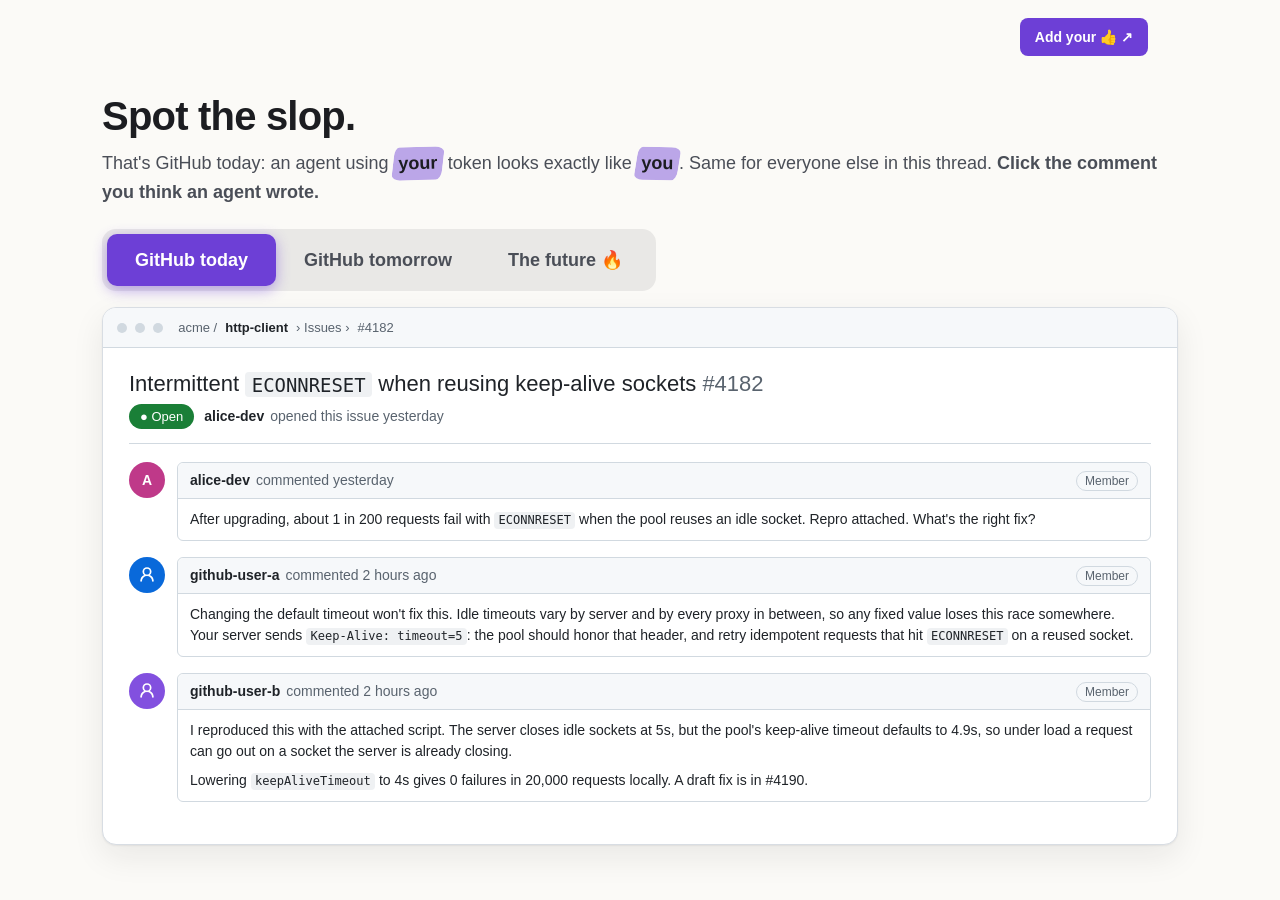
<file: docs/index.html>
<!doctype html>
<html lang="en">
<head>
<meta charset="utf-8">
<meta name="viewport" content="width=device-width, initial-scale=1">
<title>Spot the slop · A simple request to GitHub</title>
<meta name="description" content="An agent using your token looks exactly like you. One small change would let GitHub tell you apart.">
<meta property="og:title" content="A simple request to GitHub">
<meta property="og:description" content="An agent using your token looks exactly like you. One small change would let GitHub tell you apart.">
<meta property="og:image" content="https://mweberxyz.github.io/a-simple-request/og.png?v=2">
<meta property="og:url" content="https://mweberxyz.github.io/a-simple-request/">
<meta name="twitter:card" content="summary_large_image">
<style>
:root {
  --bg: #fbfaf7; --surface: #ffffff; --ink: #1c1d21; --ink-2: #4a4e57; --ink-3: #676c78;
  --line: #e4e2dc; --brand: #6d3fd6; --brand-ink: #fff; --brand-soft: #f1ebff;
  --gh-fg: #1f2328; --gh-muted: #59636e; --gh-border: #d1d9e0; --gh-canvas: #f6f8fa; --gh-green: #1a7f37;
  --shadow: 0 1px 2px rgba(20,20,30,.06), 0 12px 32px rgba(20,20,30,.08);
}
@media (prefers-color-scheme: dark) {
  :root:not([data-theme="light"]) {
    --bg: #131318; --surface: #1b1b22; --ink: #f0eff4; --ink-2: #b9b8c4; --ink-3: #8b8a97;
    --line: #2c2c36; --brand: #a98bff; --brand-ink: #160b33; --brand-soft: #241c3d;
    --shadow: 0 1px 2px rgba(0,0,0,.4), 0 12px 32px rgba(0,0,0,.35);
  }
}
:root[data-theme="dark"] {
  --bg: #131318; --surface: #1b1b22; --ink: #f0eff4; --ink-2: #b9b8c4; --ink-3: #8b8a97;
  --line: #2c2c36; --brand: #a98bff; --brand-ink: #160b33; --brand-soft: #241c3d;
  --shadow: 0 1px 2px rgba(0,0,0,.4), 0 12px 32px rgba(0,0,0,.35);
}
* { box-sizing: border-box; }
html { scroll-behavior: smooth; }
body { margin: 0; background: var(--bg); color: var(--ink); font: 17px/1.6 -apple-system, BlinkMacSystemFont, "Segoe UI", "Inter", Helvetica, Arial, sans-serif; -webkit-font-smoothing: antialiased; }
a { color: var(--brand); }
.wrap { max-width: 1080px; margin: 0 auto; padding: 0 16px; }
@media (min-width: 720px) { .wrap { padding: 0 32px; } }
code { font: .86em ui-monospace, SFMono-Regular, Menlo, monospace; background: color-mix(in srgb, var(--ink) 8%, transparent); padding: .1em .35em; border-radius: 4px; }

/* top bar */
.top { display: flex; align-items: center; justify-content: flex-end; gap: 12px; padding-top: 18px; padding-bottom: 18px; flex-wrap: wrap; }
.top nav { display: flex; align-items: center; gap: 14px; }
@media (max-width: 560px) { .top { flex-wrap: nowrap; } }
.btn { display: inline-flex; align-items: center; gap: 8px; padding: 12px 20px; border-radius: 10px; font-weight: 600; font-size: 16px; text-decoration: none; border: 1px solid var(--line); color: var(--ink); background: var(--surface); cursor: pointer; }
.btn.sm { padding: 7px 14px; font-size: 14px; border-radius: 8px; }
.btn.primary { background: var(--brand); color: var(--brand-ink); border-color: transparent; }
.btn:hover { filter: brightness(1.05); }

/* stage: the page opens on the demo */
main.wrap { max-width: 1140px; }
.stage { max-width: 1076px; margin: 0 auto; padding: 12px 0 40px; display: flex; flex-direction: column; }
@media (max-width: 720px) { .prompt { min-height: 0; margin-bottom: 16px; } .prompt h1 { font-size: 25px; } .prompt p { font-size: 15.5px; } }
.prompt { margin: 8px 0 22px; }
.prompt h1 { font-size: clamp(26px, 4.2vw, 40px); line-height: 1.12; letter-spacing: -.02em; margin: 0 0 10px; }
.prompt p { margin: 0; color: var(--ink-2); font-size: clamp(16px, 2vw, 18px); }
.prompt .you { font-style: normal; font-weight: 800; color: var(--ink); display: inline-block; position: relative; z-index: 0; padding: 0 .08em; margin: 0 .2em; transform: rotate(-1.5deg); }
.prompt .you::before { content: ""; position: absolute; z-index: -1; left: -.22em; right: -.22em; top: -.12em; bottom: -.14em; background: color-mix(in srgb, var(--brand) 45%, transparent); border-radius: .25em .55em .3em .5em / .5em .35em .55em .3em; transform: skewX(-8deg); transform-origin: left center; animation: marker .5s cubic-bezier(.3,.7,.3,1) both; }
.prompt .you:nth-of-type(2) { transform: rotate(1.2deg); }
.prompt .you:nth-of-type(2)::before { animation-delay: .35s; }
@keyframes marker { from { clip-path: inset(0 100% 0 0); } to { clip-path: inset(0 0 0 0); } }
.prompt .again { background: none; border: 0; padding: 0; color: var(--brand); font: inherit; font-weight: 600; cursor: pointer; }
.examples { display: flex; flex-wrap: wrap; align-items: center; gap: 6px; }
.examples.off { visibility: hidden; }
/* Example chips look like the tags they switch to (light, like the GitHub window). */
.examples button { font: 600 14px/1 inherit; font-family: inherit; padding: 9px 14px; border-radius: 99px; border: 1px solid #d1d9e0; background: #fff; color: var(--fg); cursor: pointer; white-space: nowrap; transition: background-color .2s, border-color .2s, box-shadow .2s; }
.examples button:hover { border-color: var(--bd); }
.examples button[aria-pressed="true"] { background: var(--bg-c); border-color: var(--fg); box-shadow: 0 0 0 1px var(--fg); }
.seg { display: flex; background: color-mix(in srgb, var(--ink) 7%, transparent); border-radius: 9px; padding: 3px; gap: 2px; }
.seg button { border: 0; background: transparent; color: var(--ink-2); font: 600 13px/1 inherit; font-family: inherit; padding: 8px 11px; border-radius: 7px; cursor: pointer; white-space: nowrap; }
.seg button[aria-pressed="true"] { background: var(--surface); color: var(--ink); box-shadow: 0 1px 2px rgba(0,0,0,.14); }
.switch { display: flex; flex-wrap: wrap; align-items: center; gap: 12px 16px; margin-bottom: 16px; }
.seg.mode { position: relative; padding: 5px; gap: 0; border-radius: 14px; background: color-mix(in srgb, var(--ink) 8%, transparent); }
.seg.mode button { position: relative; z-index: 1; font-size: 18px; font-weight: 700; padding: 15px 28px; border-radius: 10px; background: transparent !important; box-shadow: none !important; color: var(--ink-2); transition: color .3s; }
.seg.mode button[aria-pressed="true"] { color: var(--brand-ink); }
.seg.mode .thumb { position: absolute; z-index: 0; top: 5px; bottom: 5px; left: 0; width: 0; border-radius: 10px; background: var(--brand); box-shadow: 0 4px 14px color-mix(in srgb, var(--brand) 45%, transparent); transition: transform .35s cubic-bezier(.3,.7,.3,1), width .35s cubic-bezier(.3,.7,.3,1); }
.seg.mode.still .thumb { transition: none; }
.seg.mode.reveal .thumb { transition: transform .9s cubic-bezier(.7,0,.2,1.3), width .9s cubic-bezier(.7,0,.2,1.3); }
.seg.mode.reveal button { transition: color .3s .55s; }
.seg.mode.reveal { animation: switchPop 1.3s cubic-bezier(.3,.7,.3,1) .75s; }
@keyframes switchPop { 0% { transform: scale(1); box-shadow: 0 0 0 0 color-mix(in srgb, var(--brand) 70%, transparent); } 25% { transform: scale(1.09); box-shadow: 0 0 0 10px color-mix(in srgb, var(--brand) 35%, transparent); } 55% { transform: scale(.98); } 100% { transform: scale(1); box-shadow: 0 0 0 28px transparent; } }
.tag.pop { animation: tagPop .8s cubic-bezier(.3,1.7,.5,1) 1s both; }
.tag.pop.pop-quick { animation-delay: .2s; }
.win { position: relative; touch-action: pan-y; } /* vertical scrolling stays native; horizontal swipes change the example */
.win .body.swap { animation: threadSwap .45s ease; }
@keyframes threadSwap { from { opacity: .15; } to { opacity: 1; } }
.tag.swap { animation: tagSwap .4s cubic-bezier(.3,1.6,.5,1); }
@keyframes tagSwap { from { transform: scale(.7); opacity: .3; } to { transform: scale(1); opacity: 1; } }
@keyframes tagPop { 0% { transform: scale(.2); opacity: 0; box-shadow: 0 0 0 0 rgba(130,80,223,.6); } 60% { transform: scale(1.25); opacity: 1; box-shadow: 0 0 0 8px rgba(130,80,223,.25); } 100% { transform: scale(1); box-shadow: 0 0 0 14px rgba(130,80,223,0); } }
/* Short labels by default on phones; the long ones fit everywhere else. */
.seg.mode .short { display: none; }
@media (max-width: 560px) { .switch { gap: 10px; } .seg.mode button { font-size: 15px; padding: 12px 6px; }
  .seg.mode .long { display: none; } .seg.mode .short { display: inline; }
  /* Phones: the switch spans the row, its buttons split it evenly; the chips wrap onto their own rows. */
  .seg.mode, .examples { flex: 1 1 100%; } .seg.mode button { flex: 1 1 0; min-width: 0; } }
@media (max-width: 380px) { .seg.mode button { font-size: 14px; padding: 12px 2px; } }
.pick { cursor: pointer; transition: box-shadow .15s, transform .15s; }
.pick:hover { box-shadow: 0 0 0 3px var(--brand); transform: translateY(-1px); }
.pick { position: relative; }
.guess { position: absolute; right: 10px; top: 0; transform: translateY(-50%); z-index: 2; border: 0; background: var(--brand); color: var(--brand-ink); font: 700 12px/1 inherit; font-family: inherit; padding: 6px 10px; border-radius: 99px; white-space: nowrap; opacity: 0; transition: opacity .15s; cursor: pointer; }
.pick:hover .guess, .guess:focus-visible { opacity: 1; }

/* github-ish window (always light, it's a screenshot) */
.win { background: #fff; color: var(--gh-fg); border-radius: 14px; border: 1px solid #d8dde3; box-shadow: var(--shadow); overflow: hidden; font-size: 14px; line-height: 1.5; color-scheme: light; }
.win .bar { height: 40px; background: var(--gh-canvas); border-bottom: 1px solid var(--gh-border); display: flex; align-items: center; gap: 8px; padding: 0 14px; color: var(--gh-muted); font-size: 13px; white-space: nowrap; overflow: hidden; }
.win .bar i { width: 10px; height: 10px; border-radius: 50%; background: #d1d9e0; flex: none; }
.win .bar b { color: var(--gh-fg); }
.win .body { padding: 18px 16px 20px; }
@media (min-width: 720px) { .win .body { padding: 22px 26px 26px; } }
.win h2 { font-size: 22px; font-weight: 400; margin: 0 0 6px; line-height: 1.25; }
.win h2 span { color: var(--gh-muted); }
.win code { background: rgba(175,184,193,.2); }
.meta { color: var(--gh-muted); padding-bottom: 14px; margin-bottom: 18px; border-bottom: 1px solid var(--gh-border); display: flex; align-items: center; gap: 6px; flex-wrap: wrap; }
.meta b { color: var(--gh-fg); }
.state { background: var(--gh-green); color: #fff; border-radius: 99px; padding: 3px 11px; font-size: 13px; font-weight: 500; margin-right: 4px; }
.c { display: flex; gap: 12px; margin-bottom: 16px; }
.av { width: 36px; height: 36px; border-radius: 50%; flex: none; display: grid; place-items: center; color: #fff; font-weight: 600; }
@media (max-width: 560px) { .av { display: none; } }
.box { flex: 1; min-width: 0; border: 1px solid var(--gh-border); border-radius: 6px; }
.box .hd { background: var(--gh-canvas); border-bottom: 1px solid var(--gh-border); padding: 7px 12px; color: var(--gh-muted); display: flex; align-items: center; gap: 6px; flex-wrap: wrap; border-radius: 6px 6px 0 0; position: relative; }
.box .hd b { color: var(--gh-fg); }
.box .bd { padding: 10px 12px; }
.box .bd p { margin: 0 0 8px; } .box .bd p:last-child { margin: 0; }
.role { margin-left: auto; border: 1px solid var(--gh-border); border-radius: 99px; padding: 0 8px; font-size: 12px; }
.tag { font-family: inherit; background: none; margin: 0; display: inline-flex; align-items: center; gap: 4px; border: 1px solid var(--gh-border); color: var(--gh-muted); border-radius: 99px; padding: 0 7px; font-size: 12px; font-weight: 500; line-height: 18px; cursor: help; position: relative; white-space: nowrap; }
.box .hd .tag { margin: -1px 0; min-width: 0; }
.tag .txt { overflow: hidden; text-overflow: ellipsis; white-space: nowrap; min-width: 0; }
.when .short { display: none; }
@media (max-width: 560px) { .box .hd { flex-wrap: nowrap; white-space: nowrap; } .box .hd b, .box .hd .when { flex-shrink: 0; } .box .hd .tag { flex-shrink: 1; } .box .hd .role, .box .hd .via { display: none; } .when .long { display: none; } .when .short { display: inline; } .guess { position: absolute; width: 1px; height: 1px; padding: 0; overflow: hidden; clip: rect(0 0 0 0); } }
.tag svg { width: 12px; height: 12px; fill: currentColor; display: none; }
.tag.purple { color: #8250df; border-color: #d8b9ff; background: #fbefff; }
.tag.glyph svg { display: block; }
.tag .tip { display: none; position: absolute; left: -6px; top: calc(100% + 8px); z-index: 5; width: 260px; background: #25292e; color: #fff; font-size: 12px; font-weight: 400; line-height: 1.45; padding: 8px 10px; border-radius: 6px; white-space: normal; box-shadow: 0 6px 18px rgba(0,0,0,.2); cursor: default; }
.tag .tip b { color: #fff; display: block; }
.tag:hover .tip, .tag:focus .tip { display: block; }
.tag.quiet .tip { display: none; }
.via { color: var(--gh-muted); }




:focus-visible { outline: 2px solid var(--brand); outline-offset: 2px; }
.win :focus-visible { outline-color: #0969da; }
.sr-only { position: absolute; width: 1px; height: 1px; padding: 0; margin: -1px; overflow: hidden; clip: rect(0 0 0 0); white-space: nowrap; border: 0; }

/* Reduced motion: no animation, transitions, or smooth scrolling anywhere. Final states still show. */
@media (prefers-reduced-motion: reduce) {
  html { scroll-behavior: auto; }
  *, *::before, *::after { animation: none !important; transition: none !important; }
  .pick:hover { transform: none; }
}
</style>
</head>
<body>
<svg width="0" height="0" style="position:absolute" aria-hidden="true"><symbol id="gl" viewBox="0 0 16 16"><path d="M7.25 1h1.5v2h3A2.25 2.25 0 0 1 14 5.25v6.5A2.25 2.25 0 0 1 11.75 14h-7.5A2.25 2.25 0 0 1 2 11.75v-6.5A2.25 2.25 0 0 1 4.25 3h3V1ZM4.25 4.5a.75.75 0 0 0-.75.75v6.5c0 .41.34.75.75.75h7.5a.75.75 0 0 0 .75-.75v-6.5a.75.75 0 0 0-.75-.75h-7.5ZM6 7a1 1 0 1 1 0 2 1 1 0 0 1 0-2Zm4 0a1 1 0 1 1 0 2 1 1 0 0 1 0-2Z"/></symbol></svg>

<header class="top wrap">
  <nav><a class="btn sm primary js-request" href="#">Add your 👍 ↗</a></nav>
</header>

<main id="demo" class="wrap">
  <div class="stage">
    <div class="prompt" id="prompt" aria-live="polite"></div>

    <div class="switch">
      <div class="seg mode still" data-key="mode" role="group" aria-label="Show GitHub today, tomorrow, or the future"><span class="thumb" aria-hidden="true"></span><button data-v="today"><span class="long">GitHub today</span><span class="short">Today</span></button><button data-v="proposal"><span class="long">GitHub tomorrow</span><span class="short">Tomorrow</span></button><button data-v="build">The future 🔥</button></div>
      <div class="examples off" id="examples" role="group" aria-label="Examples"></div>
    </div>

    <div class="win" role="region" aria-label="Mockup of a GitHub-style issue thread">
      <div class="bar"><i></i><i></i><i></i>&nbsp; acme / <b>http-client</b> › Issues › <span id="num"></span></div>
      <div class="body" id="issue">
        <h2 id="title"></h2>
        <div class="meta"><span class="state">● Open</span> <b>alice-dev</b> opened this issue yesterday</div>
        <div id="thread"></div>
      </div>
    </div>

  </div>
</main>

<script>
// ---- Fill these in at launch ----
const REQUEST_URL = "https://github.com/orgs/community/discussions/212317";
// ---------------------------------
document.querySelectorAll(".js-request").forEach(a => { a.href = REQUEST_URL; a.target = "_blank"; a.rel = "noopener"; a.insertAdjacentHTML("beforeend", '<span class="sr-only"> (opens in a new tab)</span>'); });

// The puzzle thread (today and tomorrow).
const MAIN = {
  num: 4182, title: "Intermittent <code>ECONNRESET</code> when reusing keep-alive sockets",
  ask: "<p>After upgrading, about 1 in 200 requests fail with <code>ECONNRESET</code> when the pool reuses an idle socket. Repro attached. What's the right fix?</p>",
  human: "<p>Changing the default timeout won't fix this. Idle timeouts vary by server and by every proxy in between, so any fixed value loses this race somewhere. Your server sends <code>Keep-Alive: timeout=5</code>: the pool should honor that header, and retry idempotent requests that hit <code>ECONNRESET</code> on a reused socket.</p>",
  agent: "<p>I reproduced this with the attached script. The server closes idle sockets at 5s, but the pool's keep-alive timeout defaults to 4.9s, so under load a request can go out on a socket the server is already closing.</p><p>Lowering <code>keepAliveTimeout</code> to 4s gives 0 failures in 20,000 requests locally. A draft fix is in #4190.</p>",
};
// "The future": each example is one thing someone could build on the agent marker,
// with a conversation where that kind of agent makes sense and a caption that says what it enables.
// No green (it reads as "verified").
const EXAMPLES = [
  { text: "triage", name: "Triage",
    caption: "Triage agents can sort the issue queue in the open, and anyone can filter them out or mute them.",
    fg: "#0969da", bd: "#80ccff", bg: "#ddf4ff",
    num: 4196, title: "Docs search returns nothing for “pool”",
    ask: "<p>Since yesterday's release, searching the docs for <code>pool</code> or <code>keepAlive</code> returns no results.</p>",
    human: "<p>Confirmed. The release job skipped rebuilding the search index. I'll rerun it.</p>",
    agent: "<p>Labeled <b>docs</b> and <b>regression</b>, and added this to the 4.2 milestone. Likely duplicate of #4171 (search index not rebuilt on tag releases).</p>" },
  { text: "night shift", name: "Night shift",
    caption: "Overnight agent work is marked, so the morning team knows what still needs a human look.",
    fg: "#9a6700", bd: "#eac54f", bg: "#fff8c5",
    num: 4199, title: "CI failing on main since 02:00",
    ask: "<p>Every job on <code>main</code> has failed at the install step since about 2am.</p>",
    human: "<p>The lockfile pins <code>mock-server@3.1.0</code>, which was unpublished overnight.</p>",
    agent: "<p>While you were offline: I bisected the first failure to 3f9c2e1 and opened #4201, which pins <code>mock-server@3.0.9</code>. CI is green on that branch. Nothing merged.</p>" },
  { text: "deps", name: "Deps",
    caption: "Dependency bumps from agents can go straight to a human reviewer, automatically.",
    fg: "#cf222e", bd: "#ff8182", bg: "#ffebe9",
    num: 4203, title: "Bump http-parser for the request smuggling advisory",
    ask: "<p>http-parser 2.4 fixes the request smuggling advisory published this week. Can we bump it?</p>",
    human: "<p>Yes, but 2.4 rejects duplicate <code>Content-Length</code> headers, so our lenient-headers test will need updating.</p>",
    agent: "<p>Opened #4205: http-parser 2.3.1 → 2.4.0. Changelog: 3 fixes, 1 breaking change (duplicate <code>Content-Length</code> now rejected). 1 failing test: <code>lenient-headers.test.js</code>.</p>" },
  { text: "docs", name: "Docs",
    caption: "Docs an agent drafted can be routed to someone who knows the code before they merge.",
    fg: "#bf3989", bd: "#ff80c8", bg: "#ffeff7",
    num: 4208, title: "<code>keepAliveTimeout</code> isn't in the API reference",
    ask: "<p>The option exists in the code but not in the docs. What does it default to?</p>",
    human: "<p>4.9 seconds. Keep it below your server's idle timeout, or you'll see <code>ECONNRESET</code> on reused sockets.</p>",
    agent: "<p>Drafted the missing entry in #4210: <code>keepAliveTimeout</code> (number, default <code>4900</code>), how long an idle socket stays in the pool, with a note about server idle timeouts.</p>" },
  { text: "flaky tests", name: "Flaky tests",
    caption: "Agents can chase flaky tests in the background, and their fixes are easy to find and review.",
    fg: "#bc4c00", bd: "#ffb77c", bg: "#fff1e5",
    num: 4212, title: "<code>retry.test.js</code> fails about 1 in 30 runs",
    ask: "<p>Intermittent timeouts in <code>retry.test.js</code> on CI. Never reproduces locally.</p>",
    human: "<p>It waits on a real 100 ms timer. On a loaded CI runner the retry fires late.</p>",
    agent: "<p>This test failed 14 of the last 400 CI runs, all on Linux runners. #4214 switches it to fake timers: 0 failures in 1,000 reruns.</p>" },
];
const scenario = () => s.mode === "build" ? EXAMPLES[s.ex] : MAIN;
const initial = () => ({ mode: "today", guess: null, ex: 0 });
let s = initial();

const when = (long, short) => `<span class="when"><span class="long">${long}</span><span class="short">${short}</span></span>`;
const esc = t => String(t).replace(/[&<>"]/g, c => ({ "&": "&amp;", "<": "&lt;", ">": "&gt;", '"': "&quot;" }[c]));

const AGENT_OWNER = "github-user-b";
function tagHTML(owner = AGENT_OWNER, via = "") {
  let cls = "tag glyph", style = "", label = "agent";
  if (s.mode === "build") {
    const c = EXAMPLES[s.ex];
    style = `color:${c.fg};border-color:${c.bd};background:${c.bg}`;
    label += " · " + esc(c.text);
    if (s.swapped) cls += " swap";
  } else cls += " purple";
  if (s.justRevealed) cls += s.justRevealed === "toggle" ? " pop pop-quick" : " pop";
  return `<button type="button" class="${cls}" style="${style}" aria-labelledby="tagtxt" aria-describedby="tagtip"><svg aria-hidden="true"><use href="#gl"/></svg><span class="txt" id="tagtxt">${label}</span><span class="tip" role="tooltip" id="tagtip"><b>Posted by an agent on ${owner}'s behalf</b>${via ? `Sent via ${via}. ` : ""}${owner} hasn't reviewed this. ${owner} turned on agent attribution for this token${via ? " on Nov 4" : ""}.</span></button>`;
}

const pickable = () => s.mode === "today";
const humanComment = () => `<div class="c"><div class="av" aria-hidden="true" style="background:#0969da"><svg viewBox="0 0 16 16" width="18" height="18" fill="#fff" aria-hidden="true"><path d="M10.561 8.073a6.005 6.005 0 0 1 3.432 5.142.75.75 0 1 1-1.498.07 4.5 4.5 0 0 0-8.99 0 .75.75 0 0 1-1.498-.07 6.004 6.004 0 0 1 3.431-5.142 3.999 3.999 0 1 1 5.123 0ZM10.5 5a2.5 2.5 0 1 0-5 0 2.5 2.5 0 0 0 5 0Z"/></svg></div><div class="box${pickable() ? " pick" : ""}" data-pick="human"><div class="hd">${pickable() ? `<button type="button" class="guess" aria-label="I think an agent wrote this, github-user-a's comment">I think an agent wrote this</button>` : ""}<b>github-user-a</b> ${when("commented 2 hours ago", "2h ago")} <span class="role">Member</span></div><div class="bd">${scenario().human}</div></div></div>`;

const PROMPTS = {
  ask:     ["Spot the slop.", "That's GitHub today: an agent using <em class=\"you\">your</em> token looks exactly like <em class=\"you\">you</em>. Same for everyone else in this thread. <b>Click the comment you think an agent wrote.</b>"],
  right:   ["Good eye. It sounded right, though.", "The second user's agent posted it with the second user's token, and nobody can tell the difference."],
  wrong:   ["Nope. That one's the human.", "The confident fix below it came from the second user's agent, posted with the second user's token, and nobody can tell the difference."],
  shown:   ["Same thread, GitHub tomorrow.", "The token your agent used marks everything it posts, right next to your name. Hover the tag."],
  back:    ["Back to today. Can you still spot it?", "Nothing to go on but the writing. <button class=\"again\" data-go=\"proposal\">Show me tomorrow →</button>"],
};
const BUILD_HEAD = "One small marker. Look what it unlocks.";  // the caption under it changes with the example
function prompt() {
  if (s.mode === "build") return [BUILD_HEAD, EXAMPLES[s.ex].caption];
  if (s.mode === "today") return PROMPTS[s.guess ? "back" : "ask"];
  return PROMPTS[s.guess || "shown"];
}

function agentComment() {
  const av = `<div class="av" aria-hidden="true" style="background:#8250df"><svg viewBox="0 0 16 16" width="18" height="18" fill="#fff" aria-hidden="true"><path d="M10.561 8.073a6.005 6.005 0 0 1 3.432 5.142.75.75 0 1 1-1.498.07 4.5 4.5 0 0 0-8.99 0 .75.75 0 0 1-1.498-.07 6.004 6.004 0 0 1 3.431-5.142 3.999 3.999 0 1 1 5.123 0ZM10.5 5a2.5 2.5 0 1 0-5 0 2.5 2.5 0 0 0 5 0Z"/></svg></div>`;
  const head = tagged => `<b>${AGENT_OWNER}</b> ${tagged ? tagHTML() + " " : ""}${when("commented 2 hours ago", "2h ago")} <span class="role">Member</span>`;
  if (s.mode === "today") {
    return `<div class="c">${av}<div class="box${pickable() ? " pick" : ""}" data-pick="agent"><div class="hd">${pickable() ? `<button type="button" class="guess" aria-label="I think an agent wrote this, ${AGENT_OWNER}'s comment">I think an agent wrote this</button>` : ""}${head(false)}</div><div class="bd">${scenario().agent}</div></div></div>`;
  }
  return `<div class="c">${av}<div class="box"><div class="hd">${head(true)}</div><div class="bd">${scenario().agent}</div></div></div>`;
}

function placeThumb() {
  const seg = document.querySelector(".seg.mode"), act = seg.querySelector('[aria-pressed="true"]'), th = seg.querySelector(".thumb");
  if (!act) return;
  th.style.width = act.offsetWidth + "px"; th.style.transform = `translateX(${act.offsetLeft}px)`;
}
const aliceComment = () => `<div class="c"><div class="av" aria-hidden="true" style="background:#bf3989">A</div><div class="box"><div class="hd"><b>alice-dev</b> ${when("commented yesterday", "1d ago")} <span class="role">Member</span></div><div class="bd">${scenario().ask}</div></div></div>`;
function fillIssue() {
  const sc = scenario();
  document.getElementById("num").textContent = "#" + sc.num;
  document.getElementById("title").innerHTML = `${sc.title} <span>#${sc.num}</span>`;
  document.getElementById("thread").innerHTML = aliceComment() + humanComment() + agentComment();
}
// The example chips: one per example, colored like the tag it switches to. Shown only in "The future".
const exEl = document.getElementById("examples");
exEl.innerHTML = EXAMPLES.map((e, i) => `<button type="button" data-i="${i}" style="--fg:${e.fg};--bd:${e.bd};--bg-c:${e.bg}">${e.name}</button>`).join("");
exEl.addEventListener("click", ev => { const b = ev.target.closest("[data-i]"); if (b) showExample(+b.dataset.i); });
function showExample(i) { const n = EXAMPLES.length; i = (i % n + n) % n; if (i === s.ex) return; s.ex = i; s.swapped = true; render(); }
const step = dir => showExample(s.ex + dir);

function render() {
  fillIssue();
  const body = document.getElementById("issue");
  if (s.swapped) { body.classList.remove("swap"); void body.offsetWidth; body.classList.add("swap"); }
  const [h, sub] = prompt();
  const touch = matchMedia("(hover: none)").matches;
  const ph = `<h1>${h}</h1><p>${touch ? sub.replace(/Hover the tag/g, "Tap the tag") : sub}</p>`, pe = document.getElementById("prompt");
  if (pe.dataset.html !== ph) { pe.innerHTML = ph; pe.dataset.html = ph; }
  const building = s.mode === "build";
  exEl.classList.toggle("off", !building); exEl.inert = !building;
  exEl.querySelectorAll("button").forEach(b => b.setAttribute("aria-pressed", String(+b.dataset.i === s.ex)));
  document.querySelectorAll(".seg.mode button").forEach(b => b.setAttribute("aria-pressed", String(b.dataset.v === s.mode)));
  placeThumb();
  s.justRevealed = false; s.swapped = false;
}

addEventListener("keydown", ev => { if (ev.key === "Escape") document.querySelectorAll(".tag").forEach(t => t.classList.add("quiet")); });
document.addEventListener("pointerout", ev => { const t = ev.target.closest?.(".tag"); if (t && !t.contains(ev.relatedTarget)) t.classList.remove("quiet"); });
document.addEventListener("focusout", ev => { if (ev.target.classList?.contains("tag")) ev.target.classList.remove("quiet"); });
// Left and right arrows step through the examples.
addEventListener("keydown", ev => {
  if (s.mode !== "build" || ev.altKey || ev.ctrlKey || ev.metaKey || ev.shiftKey) return;
  if (ev.key !== "ArrowRight" && ev.key !== "ArrowLeft") return;
  ev.preventDefault(); step(ev.key === "ArrowRight" ? 1 : -1);
});
// On touch screens, a horizontal swipe across the GitHub window steps through the examples, like the arrows:
// swipe left for the next one, right for the previous one.
const winEl = document.querySelector(".win"); let swipe = null;
winEl.addEventListener("pointerdown", ev => { swipe = ev.pointerType !== "mouse" && s.mode === "build" ? { x: ev.clientX, y: ev.clientY, id: ev.pointerId } : null; });
winEl.addEventListener("pointercancel", () => { swipe = null; });
winEl.addEventListener("pointerup", ev => {
  if (!swipe || ev.pointerId !== swipe.id) return;
  const dx = ev.clientX - swipe.x, dy = ev.clientY - swipe.y; swipe = null;
  if (Math.abs(dx) >= 40 && Math.abs(dx) > 1.5 * Math.abs(dy) && s.mode === "build") step(dx < 0 ? 1 : -1);
});
document.querySelector(".seg.mode").addEventListener("click", ev => {
  const b = ev.target.closest("button"); if (!b) return;
  if (b.dataset.v !== "today" && s.mode === "today") s.justRevealed = "toggle";
  s.mode = b.dataset.v; render();
});
// Keep the page still: size the prompt to its tallest message at this width.
function sizePrompt() {
  const el = document.getElementById("prompt");
  const probe = el.cloneNode(false); probe.removeAttribute("id");
  probe.style.cssText = `position:absolute;visibility:hidden;left:0;top:0;width:${el.clientWidth}px;min-height:0;margin:0`;
  document.body.appendChild(probe);
  let max = 0;
  for (const [h, sub] of [...Object.values(PROMPTS), ...EXAMPLES.map(e => [BUILD_HEAD, e.caption])]) { probe.innerHTML = `<h1>${h}</h1><p>${sub}</p>`; max = Math.max(max, probe.getBoundingClientRect().height); }
  probe.remove(); el.style.minHeight = Math.ceil(max) + "px";
}
addEventListener("resize", sizePrompt);
if (document.fonts) document.fonts.ready.then(sizePrompt);
// Same for the issue: the examples swap whole conversations, so reserve the tallest one at this width.
function sizeIssue() {
  const body = document.getElementById("issue"), keep = { ...s };
  body.style.minHeight = "";
  let max = 0;
  for (const st of [{ mode: "today" }, ...EXAMPLES.map((_, i) => ({ mode: "build", ex: i }))]) {
    Object.assign(s, st); fillIssue(); max = Math.max(max, body.getBoundingClientRect().height);
  }
  s = keep; body.style.minHeight = Math.ceil(max) + "px"; fillIssue();
}
addEventListener("resize", sizeIssue);
if (document.fonts) document.fonts.ready.then(sizeIssue);
document.getElementById("thread").addEventListener("click", ev => {
  const box = ev.target.closest(".pick"); if (!box) return;
  const byKeyboard = ev.target.closest(".guess") && ev.detail === 0;
  s.guess = box.dataset.pick === "agent" ? "right" : "wrong"; s.mode = "proposal"; s.justRevealed = true;
  const seg = document.querySelector(".seg.mode"); seg.classList.remove("reveal"); void seg.offsetWidth; seg.classList.add("reveal");
  clearTimeout(window.__revealT); window.__revealT = setTimeout(() => seg.classList.remove("reveal"), 2300);
  render();
  const tag = document.querySelector("#thread .tag");
  if (byKeyboard && tag) tag.focus();   // keep keyboard users where the answer is
  if (tag) { const r = tag.getBoundingClientRect(); if (r.bottom > innerHeight - 40 || r.top < 0) tag.closest(".c").scrollIntoView({ behavior: matchMedia("(prefers-reduced-motion: reduce)").matches ? "auto" : "smooth", block: "end" }); }
});
document.getElementById("prompt").addEventListener("click", ev => {
  const b = ev.target.closest("[data-go]"); if (!b) return; if (b.dataset.go !== "today" && s.mode === "today") s.justRevealed = "toggle"; s.mode = b.dataset.go; render();
});
// No visible Reset button; the tests start each case from the opening state with this.
window.startOver = () => { clearTimeout(window.__revealT); document.querySelector(".seg.mode").classList.remove("reveal"); s = initial(); render(); };
render();
sizePrompt();
sizeIssue();
requestAnimationFrame(() => requestAnimationFrame(() => document.querySelector(".seg.mode").classList.remove("still")));
addEventListener("resize", placeThumb);
if (document.fonts) document.fonts.ready.then(placeThumb);
</script>
</body>
</html>
</file>
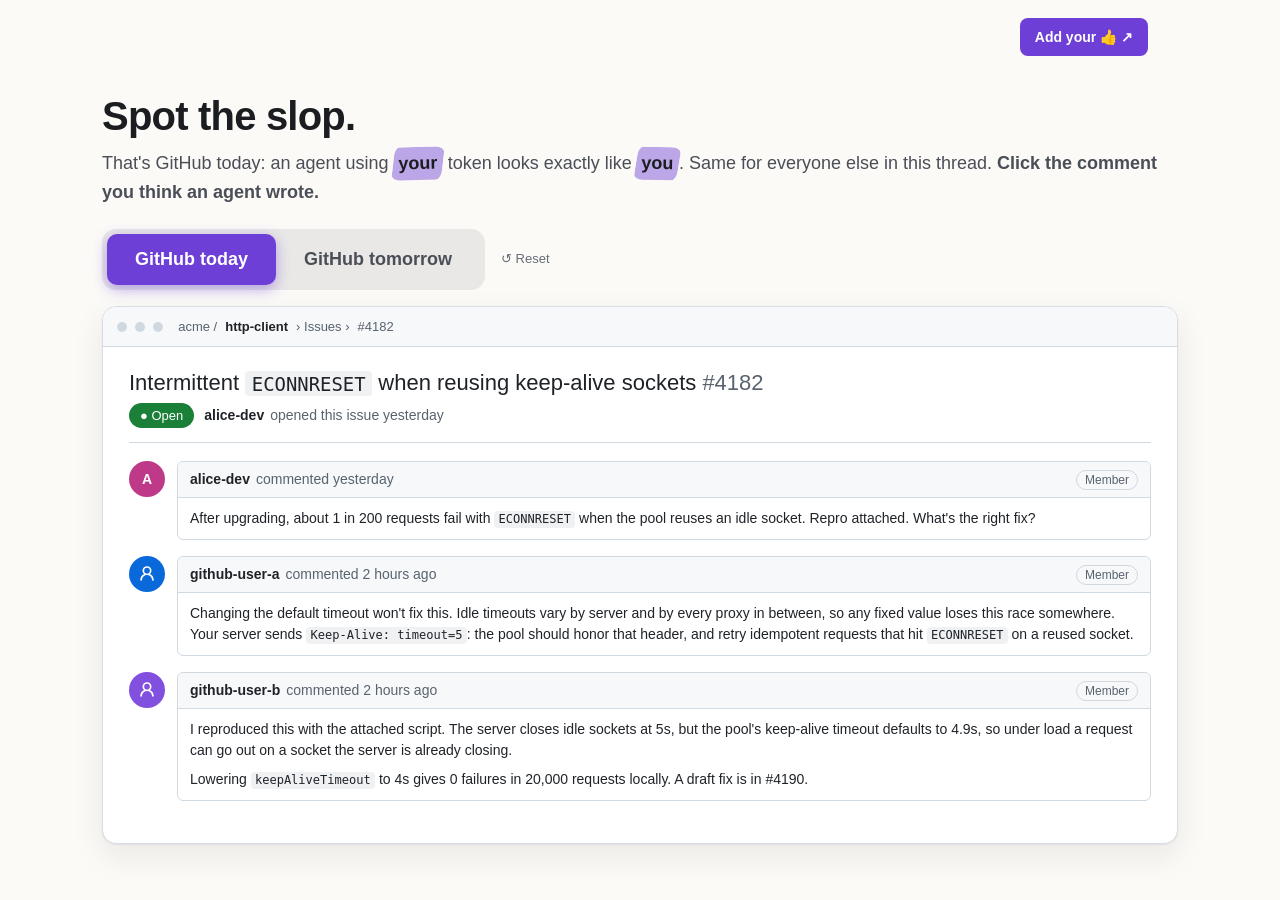
<file: site/index.html>
<!doctype html>
<html lang="en">
<head>
<meta charset="utf-8">
<meta name="viewport" content="width=device-width, initial-scale=1">
<title>Spot the slop · A simple request to GitHub</title>
<meta name="description" content="An agent using your token looks exactly like you. One small change would let GitHub tell you apart.">
<meta property="og:title" content="A simple request to GitHub">
<meta property="og:description" content="An agent using your token looks exactly like you. One small change would let GitHub tell you apart.">
<meta property="og:image" content="og.png">
<meta name="twitter:card" content="summary_large_image">
<style>
:root {
  --bg: #fbfaf7; --surface: #ffffff; --ink: #1c1d21; --ink-2: #4a4e57; --ink-3: #676c78;
  --line: #e4e2dc; --brand: #6d3fd6; --brand-ink: #fff; --brand-soft: #f1ebff;
  --rb: #c41e3a, #a35200, #7d6300, #0a7268, #1f5fd1, #7a2fe0, #c41e3a;
  --gh-fg: #1f2328; --gh-muted: #59636e; --gh-border: #d1d9e0; --gh-canvas: #f6f8fa; --gh-green: #1a7f37;
  --shadow: 0 1px 2px rgba(20,20,30,.06), 0 12px 32px rgba(20,20,30,.08);
}
@media (prefers-color-scheme: dark) {
  :root:not([data-theme="light"]) {
    --bg: #131318; --surface: #1b1b22; --ink: #f0eff4; --ink-2: #b9b8c4; --ink-3: #8b8a97;
    --line: #2c2c36; --brand: #a98bff; --brand-ink: #160b33; --brand-soft: #241c3d; --rb: #ff4d6d, #ff9f1c, #e8c400, #2ec4b6, #5a9bff, #b07cff, #ff4d6d;
    --shadow: 0 1px 2px rgba(0,0,0,.4), 0 12px 32px rgba(0,0,0,.35);
  }
}
:root[data-theme="dark"] {
  --bg: #131318; --surface: #1b1b22; --ink: #f0eff4; --ink-2: #b9b8c4; --ink-3: #8b8a97;
  --line: #2c2c36; --brand: #a98bff; --brand-ink: #160b33; --brand-soft: #241c3d; --rb: #ff4d6d, #ff9f1c, #e8c400, #2ec4b6, #5a9bff, #b07cff, #ff4d6d;
  --shadow: 0 1px 2px rgba(0,0,0,.4), 0 12px 32px rgba(0,0,0,.35);
}
* { box-sizing: border-box; }
html { scroll-behavior: smooth; }
body { margin: 0; background: var(--bg); color: var(--ink); font: 17px/1.6 -apple-system, BlinkMacSystemFont, "Segoe UI", "Inter", Helvetica, Arial, sans-serif; -webkit-font-smoothing: antialiased; }
a { color: var(--brand); }
.wrap { max-width: 1080px; margin: 0 auto; padding: 0 16px; }
@media (min-width: 720px) { .wrap { padding: 0 32px; } }
code { font: .86em ui-monospace, SFMono-Regular, Menlo, monospace; background: color-mix(in srgb, var(--ink) 8%, transparent); padding: .1em .35em; border-radius: 4px; }

/* top bar */
.top { display: flex; align-items: center; justify-content: flex-end; gap: 12px; padding-top: 18px; padding-bottom: 18px; flex-wrap: wrap; }
.top nav { display: flex; align-items: center; gap: 14px; }
@media (max-width: 560px) { .top { flex-wrap: nowrap; } }
.btn { display: inline-flex; align-items: center; gap: 8px; padding: 12px 20px; border-radius: 10px; font-weight: 600; font-size: 16px; text-decoration: none; border: 1px solid var(--line); color: var(--ink); background: var(--surface); cursor: pointer; }
.btn.sm { padding: 7px 14px; font-size: 14px; border-radius: 8px; }
.btn.primary { background: var(--brand); color: var(--brand-ink); border-color: transparent; }
.btn:hover { filter: brightness(1.05); }

/* stage: the page opens on the demo */
main.wrap { max-width: 1140px; }
.stage { max-width: 1076px; margin: 0 auto; padding: 12px 0 40px; display: flex; flex-direction: column; }
@media (max-width: 720px) { .prompt { min-height: 0; margin-bottom: 16px; } .prompt h1 { font-size: 25px; } .prompt p { font-size: 15.5px; } }
.prompt { margin: 8px 0 22px; }
.prompt h1 { font-size: clamp(26px, 4.2vw, 40px); line-height: 1.12; letter-spacing: -.02em; margin: 0 0 10px; }
.prompt p { margin: 0; color: var(--ink-2); font-size: clamp(16px, 2vw, 18px); }
.prompt .you { font-style: normal; font-weight: 800; color: var(--ink); display: inline-block; position: relative; z-index: 0; padding: 0 .08em; margin: 0 .2em; transform: rotate(-1.5deg); }
.prompt .you::before { content: ""; position: absolute; z-index: -1; left: -.22em; right: -.22em; top: -.12em; bottom: -.14em; background: color-mix(in srgb, var(--brand) 45%, transparent); border-radius: .25em .55em .3em .5em / .5em .35em .55em .3em; transform: skewX(-8deg); transform-origin: left center; animation: marker .5s cubic-bezier(.3,.7,.3,1) both; }
.prompt .you:nth-of-type(2) { transform: rotate(1.2deg); }
.prompt .you:nth-of-type(2)::before { animation-delay: .35s; }
@keyframes marker { from { clip-path: inset(0 100% 0 0); } to { clip-path: inset(0 0 0 0); } }
.prompt .again { background: none; border: 0; padding: 0; color: var(--brand); font: inherit; font-weight: 600; cursor: pointer; }
.tagctl { margin-left: auto; position: relative; display: flex; align-items: center; gap: 7px; }
.tagctl.off { visibility: hidden; }
.tagctl .seg { padding: 4px; border-radius: 11px; }
.tagctl .seg button { font-size: 15px; padding: 10px 16px; border-radius: 8px; }
/* Turbo: rainbow text that keeps flowing, plus a little wiggle every few seconds until someone tries it. */
.seg button.turbo { font-size: 17px; font-weight: 800; padding: 9px 16px; animation: turboNudge 3.2s ease-in-out 1.5s 4, turboGlow 2.4s linear infinite; }
.seg button.turbo[aria-pressed="true"] { animation: turboGlow 2.4s linear infinite; }
.turbo .rb { background: linear-gradient(90deg, var(--rb)) 0 0 / 56px 100% repeat-x; -webkit-background-clip: text; background-clip: text; color: transparent; animation: rainbow 1.6s linear infinite; }
@keyframes rainbow { to { background-position: 56px 0; } }
@keyframes turboGlow { 0%, 100% { box-shadow: 0 0 0 1.5px #ff4d6d, 0 0 12px #ff4d6d80; } 20% { box-shadow: 0 0 0 1.5px #ff9f1c, 0 0 12px #ff9f1c80; } 40% { box-shadow: 0 0 0 1.5px #2ec4b6, 0 0 12px #2ec4b680; } 60% { box-shadow: 0 0 0 1.5px #3a86ff, 0 0 12px #3a86ff80; } 80% { box-shadow: 0 0 0 1.5px #8338ec, 0 0 12px #8338ec80; } }
@keyframes turboNudge { 0%, 78%, 100% { transform: none; } 82% { transform: scale(1.14) rotate(-4deg); } 87% { transform: scale(1.14) rotate(4deg); } 92% { transform: scale(1.06) rotate(-2deg); } 96% { transform: scale(1); } }
.seg { display: flex; background: color-mix(in srgb, var(--ink) 7%, transparent); border-radius: 9px; padding: 3px; gap: 2px; }
.seg button { border: 0; background: transparent; color: var(--ink-2); font: 600 13px/1 inherit; font-family: inherit; padding: 8px 11px; border-radius: 7px; cursor: pointer; white-space: nowrap; }
.seg button[aria-pressed="true"] { background: var(--surface); color: var(--ink); box-shadow: 0 1px 2px rgba(0,0,0,.14); }
.switch { display: flex; flex-wrap: wrap; align-items: center; gap: 12px 16px; margin-bottom: 16px; }
.seg.mode { position: relative; padding: 5px; gap: 0; border-radius: 14px; background: color-mix(in srgb, var(--ink) 8%, transparent); }
.seg.mode button { position: relative; z-index: 1; font-size: 18px; font-weight: 700; padding: 15px 28px; border-radius: 10px; background: transparent !important; box-shadow: none !important; color: var(--ink-2); transition: color .3s; }
.seg.mode button[aria-pressed="true"] { color: var(--brand-ink); }
.seg.mode .thumb { position: absolute; z-index: 0; top: 5px; bottom: 5px; left: 0; width: 0; border-radius: 10px; background: var(--brand); box-shadow: 0 4px 14px color-mix(in srgb, var(--brand) 45%, transparent); transition: transform .35s cubic-bezier(.3,.7,.3,1), width .35s cubic-bezier(.3,.7,.3,1); }
.seg.mode.still .thumb { transition: none; }
.seg.mode.reveal .thumb { transition: transform .9s cubic-bezier(.7,0,.2,1.3), width .9s cubic-bezier(.7,0,.2,1.3); }
.seg.mode.reveal button { transition: color .3s .55s; }
.seg.mode.reveal { animation: switchPop 1.3s cubic-bezier(.3,.7,.3,1) .75s; }
@keyframes switchPop { 0% { transform: scale(1); box-shadow: 0 0 0 0 color-mix(in srgb, var(--brand) 70%, transparent); } 25% { transform: scale(1.09); box-shadow: 0 0 0 10px color-mix(in srgb, var(--brand) 35%, transparent); } 55% { transform: scale(.98); } 100% { transform: scale(1); box-shadow: 0 0 0 28px transparent; } }
.tag.pop { animation: tagPop .8s cubic-bezier(.3,1.7,.5,1) 1s both; }
.tag.pop.pop-quick { animation-delay: .2s; }
.win { position: relative; }
/* Turbo countdown: fills under the conversation until the next one swaps in, in the current tag's color. */
.cycle { position: absolute; left: 0; right: 0; bottom: 0; height: 5px; background: rgba(31,35,40,.06); opacity: 0; transition: opacity .3s; }
.cycle.on { opacity: 1; }
.cycle i { display: block; height: 100%; background: var(--c, #8250df); transform: scaleX(0); transform-origin: left; transition: background-color .4s; }
.cycle.run i { animation: cycleFill linear forwards; }
@keyframes cycleFill { to { transform: scaleX(1); } }
.win .body.swap { animation: threadSwap .45s ease; }
@keyframes threadSwap { from { opacity: .15; } to { opacity: 1; } }
.tag.swap { animation: tagSwap .4s cubic-bezier(.3,1.6,.5,1); }
@keyframes tagSwap { from { transform: scale(.7); opacity: .3; } to { transform: scale(1); opacity: 1; } }
@keyframes tagPop { 0% { transform: scale(.2); opacity: 0; box-shadow: 0 0 0 0 rgba(130,80,223,.6); } 60% { transform: scale(1.25); opacity: 1; box-shadow: 0 0 0 8px rgba(130,80,223,.25); } 100% { transform: scale(1); box-shadow: 0 0 0 14px rgba(130,80,223,0); } }
@media (max-width: 560px) { .switch { gap: 10px; } .seg.mode button { font-size: 15px; padding: 12px 16px; } .reset span { display: none; } .reset { font-size: 18px; } }
.reset { background: none; border: 0; color: var(--ink-3); font: inherit; font-size: 13px; cursor: pointer; padding: 8px 0; white-space: nowrap; min-width: 32px; min-height: 32px; }
.reset:hover { color: var(--ink); }
.pick { cursor: pointer; transition: box-shadow .15s, transform .15s; }
.pick:hover { box-shadow: 0 0 0 3px var(--brand); transform: translateY(-1px); }
.pick { position: relative; }
.guess { position: absolute; right: 10px; top: 0; transform: translateY(-50%); z-index: 2; border: 0; background: var(--brand); color: var(--brand-ink); font: 700 12px/1 inherit; font-family: inherit; padding: 6px 10px; border-radius: 99px; white-space: nowrap; opacity: 0; transition: opacity .15s; cursor: pointer; }
.pick:hover .guess, .guess:focus-visible { opacity: 1; }

/* github-ish window (always light, it's a screenshot) */
.win { background: #fff; color: var(--gh-fg); border-radius: 14px; border: 1px solid #d8dde3; box-shadow: var(--shadow); overflow: hidden; font-size: 14px; line-height: 1.5; color-scheme: light; }
.win .bar { height: 40px; background: var(--gh-canvas); border-bottom: 1px solid var(--gh-border); display: flex; align-items: center; gap: 8px; padding: 0 14px; color: var(--gh-muted); font-size: 13px; white-space: nowrap; overflow: hidden; }
.win .bar i { width: 10px; height: 10px; border-radius: 50%; background: #d1d9e0; flex: none; }
.win .bar b { color: var(--gh-fg); }
.cyc { margin-left: auto; display: flex; gap: 2px; flex: none; }
.cyc.off { visibility: hidden; }
.cyc button { width: 32px; height: 32px; border: 0; border-radius: 6px; background: none; color: var(--gh-fg); font: 600 20px/1 inherit; font-family: inherit; cursor: pointer; }
.cyc button:hover { background: rgba(31,35,40,.08); color: var(--gh-fg); }
#pause { font-size: 12px; letter-spacing: -1px; }
.cycle.paused i { animation-play-state: paused; }
.win .body { padding: 18px 16px 20px; }
@media (min-width: 720px) { .win .body { padding: 22px 26px 26px; } }
.win h2 { font-size: 22px; font-weight: 400; margin: 0 0 6px; line-height: 1.25; }
.win h2 span { color: var(--gh-muted); }
.win code { background: rgba(175,184,193,.2); }
.meta { color: var(--gh-muted); padding-bottom: 14px; margin-bottom: 18px; border-bottom: 1px solid var(--gh-border); display: flex; align-items: center; gap: 6px; flex-wrap: wrap; }
.meta b { color: var(--gh-fg); }
.state { background: var(--gh-green); color: #fff; border-radius: 99px; padding: 3px 11px; font-size: 13px; font-weight: 500; margin-right: 4px; }
.c { display: flex; gap: 12px; margin-bottom: 16px; }
.av { width: 36px; height: 36px; border-radius: 50%; flex: none; display: grid; place-items: center; color: #fff; font-weight: 600; }
@media (max-width: 560px) { .av { display: none; } }
.box { flex: 1; min-width: 0; border: 1px solid var(--gh-border); border-radius: 6px; }
.box .hd { background: var(--gh-canvas); border-bottom: 1px solid var(--gh-border); padding: 7px 12px; color: var(--gh-muted); display: flex; align-items: center; gap: 6px; flex-wrap: wrap; border-radius: 6px 6px 0 0; position: relative; }
.box .hd b { color: var(--gh-fg); }
.box .bd { padding: 10px 12px; }
.box .bd p { margin: 0 0 8px; } .box .bd p:last-child { margin: 0; }
.role { margin-left: auto; border: 1px solid var(--gh-border); border-radius: 99px; padding: 0 8px; font-size: 12px; }
.tag { font-family: inherit; background: none; margin: 0; display: inline-flex; align-items: center; gap: 4px; border: 1px solid var(--gh-border); color: var(--gh-muted); border-radius: 99px; padding: 0 7px; font-size: 12px; font-weight: 500; line-height: 18px; cursor: help; position: relative; white-space: nowrap; }
.box .hd .tag { margin: -1px 0; min-width: 0; }
.tag .txt { overflow: hidden; text-overflow: ellipsis; white-space: nowrap; min-width: 0; }
.when .short { display: none; }
@media (max-width: 560px) { .box .hd { flex-wrap: nowrap; white-space: nowrap; } .box .hd b, .box .hd .when { flex-shrink: 0; } .box .hd .tag { flex-shrink: 1; } .box .hd .role, .box .hd .via { display: none; } .when .long { display: none; } .when .short { display: inline; } .guess { position: absolute; width: 1px; height: 1px; padding: 0; overflow: hidden; clip: rect(0 0 0 0); } }
.tag svg { width: 12px; height: 12px; fill: currentColor; display: none; }
.tag.purple { color: #8250df; border-color: #d8b9ff; background: #fbefff; }
.tag.glyph svg { display: block; }
.tag .tip { display: none; position: absolute; left: -6px; top: calc(100% + 8px); z-index: 5; width: 260px; background: #25292e; color: #fff; font-size: 12px; font-weight: 400; line-height: 1.45; padding: 8px 10px; border-radius: 6px; white-space: normal; box-shadow: 0 6px 18px rgba(0,0,0,.2); cursor: default; }
.tag .tip b { color: #fff; display: block; }
.tag:hover .tip, .tag:focus .tip { display: block; }
.tag.quiet .tip { display: none; }
.via { color: var(--gh-muted); }




:focus-visible { outline: 2px solid var(--brand); outline-offset: 2px; }
.win :focus-visible { outline-color: #0969da; }
.sr-only { position: absolute; width: 1px; height: 1px; padding: 0; margin: -1px; overflow: hidden; clip: rect(0 0 0 0); white-space: nowrap; border: 0; }

/* Reduced motion: no animation, transitions, or smooth scrolling anywhere. Final states still show. */
@media (prefers-reduced-motion: reduce) {
  html { scroll-behavior: auto; }
  *, *::before, *::after { animation: none !important; transition: none !important; }
  .pick:hover { transform: none; }
}
</style>
</head>
<body>
<svg width="0" height="0" style="position:absolute" aria-hidden="true"><symbol id="gl" viewBox="0 0 16 16"><path d="M7.25 1h1.5v2h3A2.25 2.25 0 0 1 14 5.25v6.5A2.25 2.25 0 0 1 11.75 14h-7.5A2.25 2.25 0 0 1 2 11.75v-6.5A2.25 2.25 0 0 1 4.25 3h3V1ZM4.25 4.5a.75.75 0 0 0-.75.75v6.5c0 .41.34.75.75.75h7.5a.75.75 0 0 0 .75-.75v-6.5a.75.75 0 0 0-.75-.75h-7.5ZM6 7a1 1 0 1 1 0 2 1 1 0 0 1 0-2Zm4 0a1 1 0 1 1 0 2 1 1 0 0 1 0-2Z"/></symbol></svg>

<header class="top wrap">
  <nav><a class="btn sm primary js-request" href="#">Add your 👍 ↗</a></nav>
</header>

<main id="demo" class="wrap">
  <div class="stage">
    <div class="prompt" id="prompt" aria-live="polite"></div>

    <div class="switch">
      <div class="seg mode still" data-key="mode" role="group" aria-label="Show GitHub today or tomorrow"><span class="thumb" aria-hidden="true"></span><button data-v="today">GitHub today</button><button data-v="proposal">GitHub tomorrow</button></div>
      <button class="reset" id="reset" title="Start over" aria-label="Reset">↺ <span>Reset</span></button>
      <div class="tagctl off" id="tagctl" role="group" aria-label="Agent tag style">
        <div class="seg" data-key="style"><button data-v="purple">Boring</button><button data-v="custom" class="turbo"><span class="rb">Turbo</span></button></div></div>
    </div>

    <div class="win" role="region" aria-label="Mockup of a GitHub-style issue thread">
      <div class="bar"><i></i><i></i><i></i>&nbsp; acme / <b>http-client</b> › Issues › <span id="num"></span><span class="cyc off" id="cycctl" role="group" aria-label="Turbo examples"><button type="button" data-step="-1" aria-label="Previous example">‹</button><button type="button" id="pause" aria-label="Pause examples">❚❚</button><button type="button" data-step="1" aria-label="Next example">›</button></span></div>
      <div class="body" id="issue">
        <h2 id="title"></h2>
        <div class="meta"><span class="state">● Open</span> <b>alice-dev</b> opened this issue yesterday</div>
        <div id="thread"></div>
      </div>
      <div class="cycle" id="cycle" aria-hidden="true"><i></i></div>
    </div>

  </div>
</main>

<script>
// ---- Fill these in at launch ----
const REQUEST_URL = "https://github.com/orgs/community/discussions/REPLACE_ME";
// ---------------------------------
document.querySelectorAll(".js-request").forEach(a => { a.href = REQUEST_URL; a.target = "_blank"; a.rel = "noopener"; a.insertAdjacentHTML("beforeend", '<span class="sr-only"> (opens in a new tab)</span>'); });

// The puzzle thread (today, and tomorrow with the Boring tag).
const MAIN = {
  num: 4182, title: "Intermittent <code>ECONNRESET</code> when reusing keep-alive sockets",
  ask: "<p>After upgrading, about 1 in 200 requests fail with <code>ECONNRESET</code> when the pool reuses an idle socket. Repro attached. What's the right fix?</p>",
  human: "<p>Changing the default timeout won't fix this. Idle timeouts vary by server and by every proxy in between, so any fixed value loses this race somewhere. Your server sends <code>Keep-Alive: timeout=5</code>: the pool should honor that header, and retry idempotent requests that hit <code>ECONNRESET</code> on a reused socket.</p>",
  agent: "<p>I reproduced this with the attached script. The server closes idle sockets at 5s, but the pool's keep-alive timeout defaults to 4.9s, so under load a request can go out on a socket the server is already closing.</p><p>Lowering <code>keepAliveTimeout</code> to 4s gives 0 failures in 20,000 requests locally. A draft fix is in #4190.</p>",
};
// Turbo shows what people could build on top of the agent flag: it cycles through these
// on its own, and each one swaps in a conversation where that kind of agent makes sense.
// No green (it reads as "verified").
const TURBO = [
  { text: "triage", fg: "#0969da", bd: "#80ccff", bg: "#ddf4ff",
    num: 4196, title: "Docs search returns nothing for “pool”",
    ask: "<p>Since yesterday's release, searching the docs for <code>pool</code> or <code>keepAlive</code> returns no results.</p>",
    human: "<p>Confirmed. The release job skipped rebuilding the search index. I'll rerun it.</p>",
    agent: "<p>Labeled <b>docs</b> and <b>regression</b>, and added this to the 4.2 milestone. Likely duplicate of #4171 (search index not rebuilt on tag releases).</p>" },
  { text: "night shift", fg: "#9a6700", bd: "#eac54f", bg: "#fff8c5",
    num: 4199, title: "CI failing on main since 02:00",
    ask: "<p>Every job on <code>main</code> has failed at the install step since about 2am.</p>",
    human: "<p>The lockfile pins <code>mock-server@3.1.0</code>, which was unpublished overnight.</p>",
    agent: "<p>While you were offline: I bisected the first failure to 3f9c2e1 and opened #4201, which pins <code>mock-server@3.0.9</code>. CI is green on that branch. Nothing merged.</p>" },
  { text: "deps", fg: "#cf222e", bd: "#ff8182", bg: "#ffebe9",
    num: 4203, title: "Bump http-parser for the request smuggling advisory",
    ask: "<p>http-parser 2.4 fixes the request smuggling advisory published this week. Can we bump it?</p>",
    human: "<p>Yes, but 2.4 rejects duplicate <code>Content-Length</code> headers, so our lenient-headers test will need updating.</p>",
    agent: "<p>Opened #4205: http-parser 2.3.1 → 2.4.0. Changelog: 3 fixes, 1 breaking change (duplicate <code>Content-Length</code> now rejected). 1 failing test: <code>lenient-headers.test.js</code>.</p>" },
  { text: "docs", fg: "#bf3989", bd: "#ff80c8", bg: "#ffeff7",
    num: 4208, title: "<code>keepAliveTimeout</code> isn't in the API reference",
    ask: "<p>The option exists in the code but not in the docs. What does it default to?</p>",
    human: "<p>4.9 seconds. Keep it below your server's idle timeout, or you'll see <code>ECONNRESET</code> on reused sockets.</p>",
    agent: "<p>Drafted the missing entry in #4210: <code>keepAliveTimeout</code> (number, default <code>4900</code>), how long an idle socket stays in the pool, with a note about server idle timeouts.</p>" },
  { text: "flaky tests", fg: "#bc4c00", bd: "#ffb77c", bg: "#fff1e5",
    num: 4212, title: "<code>retry.test.js</code> fails about 1 in 30 runs",
    ask: "<p>Intermittent timeouts in <code>retry.test.js</code> on CI. Never reproduces locally.</p>",
    human: "<p>It waits on a real 100 ms timer. On a loaded CI runner the retry fires late.</p>",
    agent: "<p>This test failed 14 of the last 400 CI runs, all on Linux runners. #4214 switches it to fake timers: 0 failures in 1,000 reruns.</p>" },
];
const scenario = () => s.mode === "proposal" && s.style === "custom" ? TURBO[s.turbo] : MAIN;
const initial = () => ({ mode: "today", guess: null, style: "purple", turbo: 0, paused: false, hold: false });
let s = initial();

const when = (long, short) => `<span class="when"><span class="long">${long}</span><span class="short">${short}</span></span>`;
const esc = t => String(t).replace(/[&<>"]/g, c => ({ "&": "&amp;", "<": "&lt;", ">": "&gt;", '"': "&quot;" }[c]));

const AGENT_OWNER = "github-user-b";
function tagHTML(owner = AGENT_OWNER, via = "") {
  let cls = "tag", style = "", label = "agent";
  if (s.style === "purple") cls += " purple glyph";
  if (s.style === "custom") {
    const c = TURBO[s.turbo]; cls += " glyph";
    style = `color:${c.fg};border-color:${c.bd};background:${c.bg}`;
    label += " · " + esc(c.text);
    if (s.swapped) cls += " swap";
  }
  if (s.justRevealed) cls += s.justRevealed === "toggle" ? " pop pop-quick" : " pop";
  return `<button type="button" class="${cls}" style="${style}" aria-labelledby="tagtxt" aria-describedby="tagtip"><svg aria-hidden="true"><use href="#gl"/></svg><span class="txt" id="tagtxt">${label}</span><span class="tip" role="tooltip" id="tagtip"><b>Posted by an agent on ${owner}'s behalf</b>${via ? `Sent via ${via}. ` : ""}${owner} hasn't reviewed this. ${owner} turned on agent attribution for this token${via ? " on Nov 4" : ""}.</span></button>`;
}

const pickable = () => s.mode === "today";
const humanComment = () => `<div class="c"><div class="av" aria-hidden="true" style="background:#0969da"><svg viewBox="0 0 16 16" width="18" height="18" fill="#fff" aria-hidden="true"><path d="M10.561 8.073a6.005 6.005 0 0 1 3.432 5.142.75.75 0 1 1-1.498.07 4.5 4.5 0 0 0-8.99 0 .75.75 0 0 1-1.498-.07 6.004 6.004 0 0 1 3.431-5.142 3.999 3.999 0 1 1 5.123 0ZM10.5 5a2.5 2.5 0 1 0-5 0 2.5 2.5 0 0 0 5 0Z"/></svg></div><div class="box${pickable() ? " pick" : ""}" data-pick="human"><div class="hd">${pickable() ? `<button type="button" class="guess" aria-label="I think an agent wrote this, github-user-a's comment">I think an agent wrote this</button>` : ""}<b>github-user-a</b> ${when("commented 2 hours ago", "2h ago")} <span class="role">Member</span></div><div class="bd">${scenario().human}</div></div></div>`;

const PROMPTS = {
  ask:     ["Spot the slop.", "That's GitHub today: an agent using <em class=\"you\">your</em> token looks exactly like <em class=\"you\">you</em>. Same for everyone else in this thread. <b>Click the comment you think an agent wrote.</b>"],
  right:   ["Good eye. It sounded right, though.", "The second user's agent posted it with the second user's token, and nobody can tell the difference."],
  wrong:   ["Nope. That one's the human.", "The confident fix below it came from the second user's agent, posted with the second user's token, and nobody can tell the difference."],
  shown:   ["Same thread, GitHub tomorrow.", "The token your agent used marks everything it posts, right next to your name. Hover the tag."],
  back:    ["Back to today. Can you still spot it?", "Nothing to go on but the writing. <button class=\"again\" data-go=\"proposal\">Show me tomorrow →</button>"],
};
function promptKey() {
  if (s.mode === "today") return s.guess ? "back" : "ask";
  return s.guess ? s.guess : "shown";
}

function agentComment() {
  const av = `<div class="av" aria-hidden="true" style="background:#8250df"><svg viewBox="0 0 16 16" width="18" height="18" fill="#fff" aria-hidden="true"><path d="M10.561 8.073a6.005 6.005 0 0 1 3.432 5.142.75.75 0 1 1-1.498.07 4.5 4.5 0 0 0-8.99 0 .75.75 0 0 1-1.498-.07 6.004 6.004 0 0 1 3.431-5.142 3.999 3.999 0 1 1 5.123 0ZM10.5 5a2.5 2.5 0 1 0-5 0 2.5 2.5 0 0 0 5 0Z"/></svg></div>`;
  const head = tagged => `<b>${AGENT_OWNER}</b> ${tagged ? tagHTML() + " " : ""}${when("commented 2 hours ago", "2h ago")} <span class="role">Member</span>`;
  if (s.mode === "today") {
    return `<div class="c">${av}<div class="box${pickable() ? " pick" : ""}" data-pick="agent"><div class="hd">${pickable() ? `<button type="button" class="guess" aria-label="I think an agent wrote this, ${AGENT_OWNER}'s comment">I think an agent wrote this</button>` : ""}${head(false)}</div><div class="bd">${scenario().agent}</div></div></div>`;
  }
  return `<div class="c">${av}<div class="box"><div class="hd">${head(true)}</div><div class="bd">${scenario().agent}</div></div></div>`;
}

function placeThumb() {
  const seg = document.querySelector(".seg.mode"), act = seg.querySelector('[aria-pressed="true"]'), th = seg.querySelector(".thumb");
  if (!act) return;
  th.style.width = act.offsetWidth + "px"; th.style.transform = `translateX(${act.offsetLeft}px)`;
}
const aliceComment = () => `<div class="c"><div class="av" aria-hidden="true" style="background:#bf3989">A</div><div class="box"><div class="hd"><b>alice-dev</b> ${when("commented yesterday", "1d ago")} <span class="role">Member</span></div><div class="bd">${scenario().ask}</div></div></div>`;
function fillIssue() {
  const sc = scenario();
  document.getElementById("num").textContent = "#" + sc.num;
  document.getElementById("title").innerHTML = `${sc.title} <span>#${sc.num}</span>`;
  document.getElementById("thread").innerHTML = aliceComment() + humanComment() + agentComment();
}
function render() {
  fillIssue();
  const body = document.getElementById("issue");
  if (s.swapped) { body.classList.remove("swap"); void body.offsetWidth; body.classList.add("swap"); }
  const [h, sub] = PROMPTS[promptKey()];
  const touch = matchMedia("(hover: none)").matches;
  const ph = `<h1>${h}</h1><p>${touch ? sub.replace(/Hover the tag/g, "Tap the tag") : sub}</p>`, pe = document.getElementById("prompt");
  if (pe.dataset.html !== ph) { pe.innerHTML = ph; pe.dataset.html = ph; }
  const tc = document.getElementById("tagctl"); tc.classList.toggle("off", s.mode !== "proposal"); tc.inert = s.mode !== "proposal";
  document.querySelectorAll(".seg").forEach(seg => {
    const key = seg.dataset.key;
    seg.querySelectorAll("button").forEach(b => b.setAttribute("aria-pressed", String(b.dataset.v === s[key])));
  });
  placeThumb();
  s.justRevealed = false; s.swapped = false;
  runClock();
}

const TURBO_MS = 7000;  // time on each Turbo conversation; the bar under the thread counts it down
function turboTick(dir = 1) { clearTimeout(window.__turboT); window.__turboT = null; window.__turboLeft = null; s.turbo = (s.turbo + dir + TURBO.length) % TURBO.length; s.swapped = true; render(); }
// The Turbo clock. Runs only while Turbo shows; stops while paused or while focus is inside the thread,
// and picks up where it left off.
const cyclingNow = () => s.mode === "proposal" && s.style === "custom";
function runClock() {
  const on = cyclingNow(), bar = document.getElementById("cycle"), ctl = document.getElementById("cycctl"), held = s.paused || s.hold;
  bar.classList.toggle("on", on); ctl.classList.toggle("off", !on); ctl.inert = !on;
  bar.style.setProperty("--c", TURBO[s.turbo].fg);
  const pb = document.getElementById("pause");
  pb.textContent = s.paused ? "▶" : "❚❚"; pb.setAttribute("aria-label", s.paused ? "Play examples" : "Pause examples");
  if (!on) { clearTimeout(window.__turboT); window.__turboT = null; window.__turboLeft = null; bar.classList.remove("run", "paused"); s.paused = false; return; }
  if (window.__turboLeft == null) {          // a fresh example: restart the bar
    window.__turboLeft = TURBO_MS;
    bar.classList.remove("run"); void bar.offsetWidth; bar.querySelector("i").style.animationDuration = TURBO_MS + "ms"; bar.classList.add("run");
  }
  bar.classList.toggle("paused", held);
  if (held && window.__turboT) { clearTimeout(window.__turboT); window.__turboT = null; window.__turboLeft -= Date.now() - window.__turboStart; }
  if (!held && !window.__turboT) { window.__turboStart = Date.now(); window.__turboT = setTimeout(turboTick, Math.max(0, window.__turboLeft)); }
}
document.getElementById("pause").onclick = () => { s.paused = !s.paused; runClock(); };
document.querySelectorAll("#cycctl [data-step]").forEach(b => b.onclick = () => turboTick(+b.dataset.step));
const threadEl = document.getElementById("thread");
threadEl.addEventListener("focusin", () => { s.hold = true; runClock(); });
threadEl.addEventListener("focusout", ev => { if (!threadEl.contains(ev.relatedTarget)) { s.hold = false; runClock(); } });
addEventListener("keydown", ev => { if (ev.key === "Escape") document.querySelectorAll(".tag").forEach(t => t.classList.add("quiet")); });
document.addEventListener("pointerout", ev => { const t = ev.target.closest?.(".tag"); if (t && !t.contains(ev.relatedTarget)) t.classList.remove("quiet"); });
document.addEventListener("focusout", ev => { if (ev.target.classList?.contains("tag")) ev.target.classList.remove("quiet"); });
// Left and right arrows step through the Turbo conversations (and restart the countdown).
addEventListener("keydown", ev => {
  if (!cyclingNow() || ev.altKey || ev.ctrlKey || ev.metaKey || ev.shiftKey) return;
  if (ev.key !== "ArrowRight" && ev.key !== "ArrowLeft") return;
  ev.preventDefault(); turboTick(ev.key === "ArrowRight" ? 1 : -1);
});
document.querySelectorAll(".seg").forEach(seg => seg.addEventListener("click", ev => {
  const b = ev.target.closest("button"); if (!b) return;
  if (seg.dataset.key === "mode" && b.dataset.v === "proposal" && s.mode !== "proposal") s.justRevealed = "toggle";
  s[seg.dataset.key] = b.dataset.v; render();
}));
// Keep the page still: size the prompt to its tallest message at this width.
function sizePrompt() {
  const el = document.getElementById("prompt");
  const probe = el.cloneNode(false); probe.removeAttribute("id");
  probe.style.cssText = `position:absolute;visibility:hidden;left:0;top:0;width:${el.clientWidth}px;min-height:0;margin:0`;
  document.body.appendChild(probe);
  let max = 0;
  for (const [h, sub] of Object.values(PROMPTS)) { probe.innerHTML = `<h1>${h}</h1><p>${sub}</p>`; max = Math.max(max, probe.getBoundingClientRect().height); }
  probe.remove(); el.style.minHeight = Math.ceil(max) + "px";
}
addEventListener("resize", sizePrompt);
if (document.fonts) document.fonts.ready.then(sizePrompt);
// Same for the issue: Turbo swaps whole conversations, so reserve the tallest one at this width.
function sizeIssue() {
  const body = document.getElementById("issue"), keep = { ...s };
  body.style.minHeight = "";
  let max = 0;
  for (const st of [{ mode: "today", style: "purple" }, ...TURBO.map((_, i) => ({ mode: "proposal", style: "custom", turbo: i }))]) {
    Object.assign(s, st); fillIssue(); max = Math.max(max, body.getBoundingClientRect().height);
  }
  s = keep; body.style.minHeight = Math.ceil(max) + "px"; fillIssue();
}
addEventListener("resize", sizeIssue);
if (document.fonts) document.fonts.ready.then(sizeIssue);
document.getElementById("thread").addEventListener("click", ev => {
  const box = ev.target.closest(".pick"); if (!box) return;
  const byKeyboard = ev.target.closest(".guess") && ev.detail === 0;
  s.guess = box.dataset.pick === "agent" ? "right" : "wrong"; s.mode = "proposal"; s.justRevealed = true;
  const seg = document.querySelector(".seg.mode"); seg.classList.remove("reveal"); void seg.offsetWidth; seg.classList.add("reveal");
  clearTimeout(window.__revealT); window.__revealT = setTimeout(() => seg.classList.remove("reveal"), 2300);
  render();
  const tag = document.querySelector("#thread .tag");
  if (byKeyboard && tag) tag.focus();   // keep keyboard users where the answer is
  if (tag) { const r = tag.getBoundingClientRect(); if (r.bottom > innerHeight - 40 || r.top < 0) tag.closest(".c").scrollIntoView({ behavior: matchMedia("(prefers-reduced-motion: reduce)").matches ? "auto" : "smooth", block: "end" }); }
});
document.getElementById("prompt").addEventListener("click", ev => {
  const b = ev.target.closest("[data-go]"); if (!b) return; if (b.dataset.go === "proposal" && s.mode !== "proposal") s.justRevealed = "toggle"; s.mode = b.dataset.go; render();
});
document.getElementById("reset").onclick = () => { clearTimeout(window.__revealT); document.querySelector(".seg.mode").classList.remove("reveal"); s = initial(); render(); };
render();
sizePrompt();
sizeIssue();
requestAnimationFrame(() => requestAnimationFrame(() => document.querySelector(".seg.mode").classList.remove("still")));
addEventListener("resize", placeThumb);
if (document.fonts) document.fonts.ready.then(placeThumb);
</script>
</body>
</html>
</file>
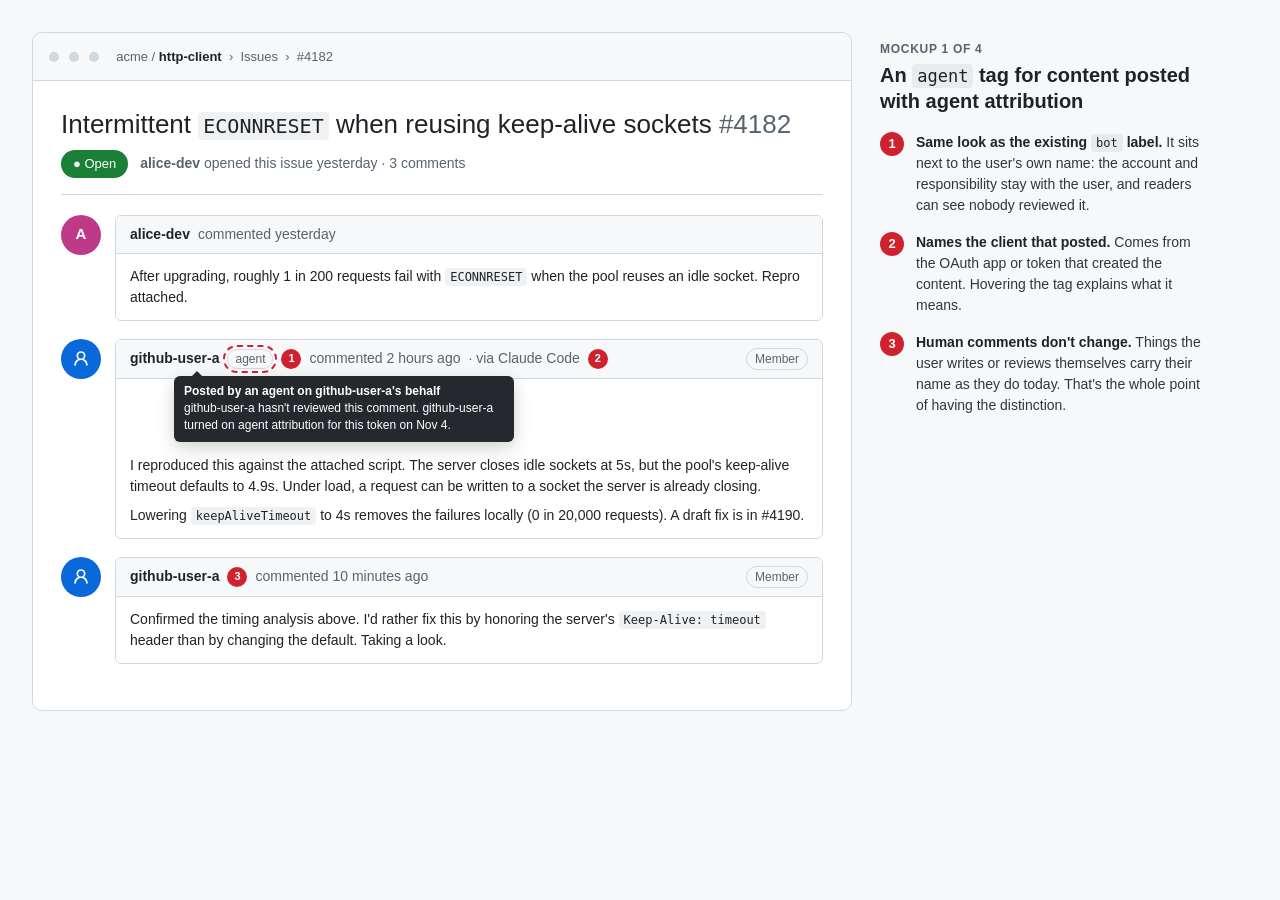
<file: mockups/1-comment-thread.html>
<!doctype html>
<html><head><meta charset="utf-8"><title>Agent tag on comments</title><link rel="stylesheet" href="mock.css"></head>
<body><div class="frame">
<div class="page">
  <div class="chrome"><span class="dot"></span><span class="dot"></span><span class="dot"></span><span class="crumbs">&nbsp; acme / <b>http-client</b> &nbsp;›&nbsp; Issues &nbsp;›&nbsp; #4182</span></div>
  <div class="content">
    <h1>Intermittent <code style="font-size:20px">ECONNRESET</code> when reusing keep-alive sockets <span class="num">#4182</span></h1>
    <div class="sub"><span class="state">● Open</span> <b>alice-dev</b> opened this issue yesterday · 3 comments</div>

    <div class="comment">
      <div class="av c-alice">A</div>
      <div class="box">
        <div class="hd"><b>alice-dev</b> commented yesterday</div>
        <div class="bd"><p>After upgrading, roughly 1 in 200 requests fail with <code>ECONNRESET</code> when the pool reuses an idle socket. Repro attached.</p></div>
      </div>
    </div>

    <div class="comment">
      <div class="av c-matt"><svg viewBox="0 0 16 16" width="18" height="18" fill="#fff" aria-hidden="true"><path d="M10.561 8.073a6.005 6.005 0 0 1 3.432 5.142.75.75 0 1 1-1.498.07 4.5 4.5 0 0 0-8.99 0 .75.75 0 0 1-1.498-.07 6.004 6.004 0 0 1 3.431-5.142 3.999 3.999 0 1 1 5.123 0ZM10.5 5a2.5 2.5 0 1 0-5 0 2.5 2.5 0 0 0 5 0Z"/></svg></div>
      <div class="box">
        <div class="hd" style="position:relative">
          <b>github-user-a</b> <span class="pill agent ring">agent</span> <span class="mk">1</span> commented 2 hours ago <span class="muted">· via Claude Code</span> <span class="mk">2</span>
          <span class="spacer"></span><span class="pill role">Member</span>
          <div class="tip" style="top:36px;left:58px">
            <b>Posted by an agent on github-user-a's behalf</b><br>
            github-user-a hasn't reviewed this comment. github-user-a turned on agent attribution for this token on Nov 4.
          </div>
        </div>
        <div class="bd" style="padding-top:76px">
          <p>I reproduced this against the attached script. The server closes idle sockets at 5s, but the pool's keep-alive timeout defaults to 4.9s. Under load, a request can be written to a socket the server is already closing.</p>
          <p>Lowering <code>keepAliveTimeout</code> to 4s removes the failures locally (0 in 20,000 requests). A draft fix is in #4190.</p>
        </div>
      </div>
    </div>

    <div class="comment">
      <div class="av c-matt"><svg viewBox="0 0 16 16" width="18" height="18" fill="#fff" aria-hidden="true"><path d="M10.561 8.073a6.005 6.005 0 0 1 3.432 5.142.75.75 0 1 1-1.498.07 4.5 4.5 0 0 0-8.99 0 .75.75 0 0 1-1.498-.07 6.004 6.004 0 0 1 3.431-5.142 3.999 3.999 0 1 1 5.123 0ZM10.5 5a2.5 2.5 0 1 0-5 0 2.5 2.5 0 0 0 5 0Z"/></svg></div>
      <div class="box">
        <div class="hd"><b>github-user-a</b> <span class="mk">3</span> commented 10 minutes ago <span class="spacer"></span><span class="pill role">Member</span></div>
        <div class="bd"><p>Confirmed the timing analysis above. I'd rather fix this by honoring the server's <code>Keep-Alive: timeout</code> header than by changing the default. Taking a look.</p></div>
      </div>
    </div>
  </div>
</div>

<div class="notes">
  <div class="title">Mockup 1 of 4</div>
  <h2>An <code style="font-size:17px">agent</code> tag for content posted with agent attribution</h2>
  <div class="note"><span class="marker">1</span><p><b>Same look as the existing <code>bot</code> label.</b> It sits next to the user's own name: the account and responsibility stay with the user, and readers can see nobody reviewed it.</p></div>
  <div class="note"><span class="marker">2</span><p><b>Names the client that posted.</b> Comes from the OAuth app or token that created the content. Hovering the tag explains what it means.</p></div>
  <div class="note"><span class="marker">3</span><p><b>Human comments don't change.</b> Things the user writes or reviews themselves carry their name as they do today. That's the whole point of having the distinction.</p></div>
</div>
</div></body></html>
</file>
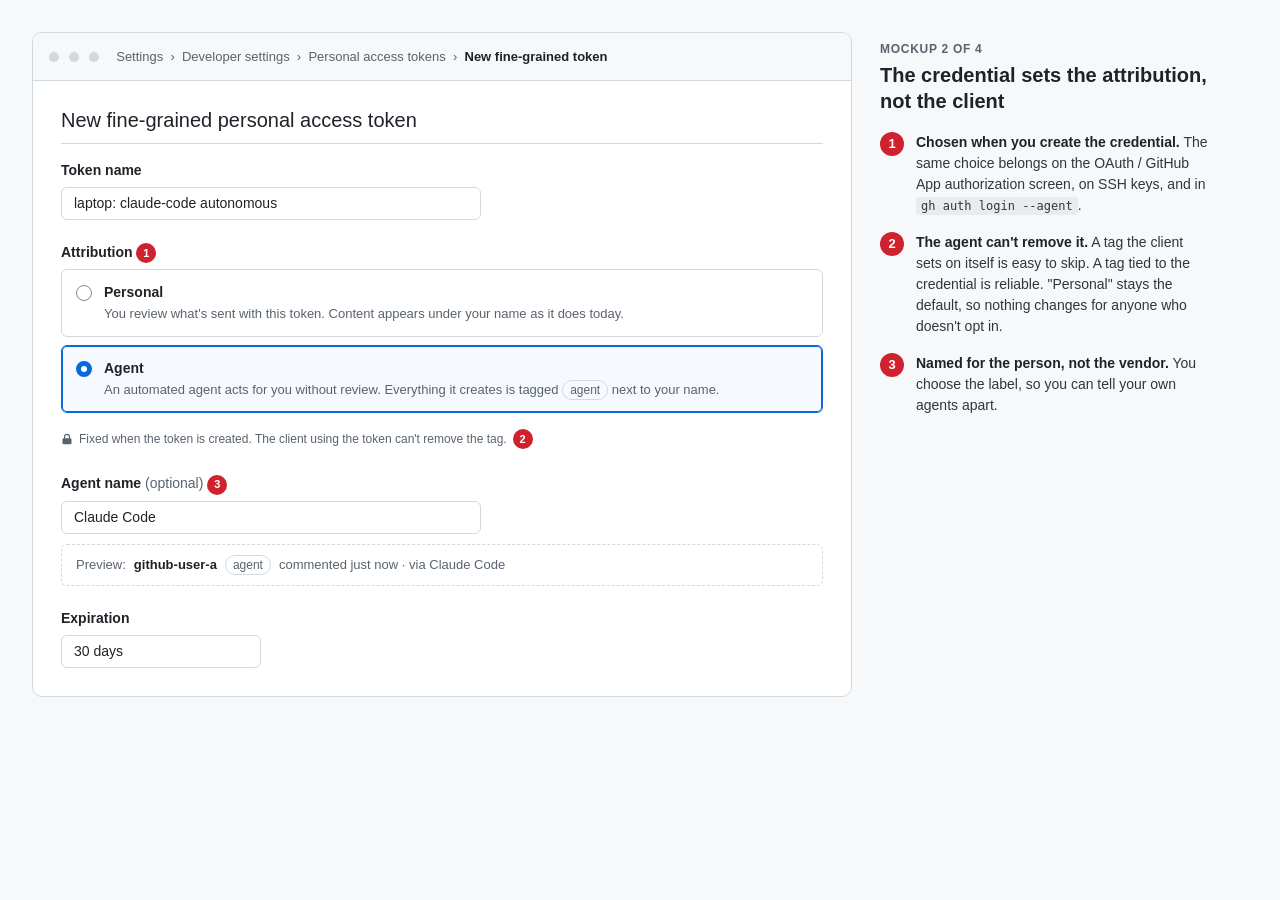
<file: mockups/2-token-settings.html>
<!doctype html>
<html><head><meta charset="utf-8"><title>Agent attribution on tokens</title><link rel="stylesheet" href="mock.css">
<style>
  .field { margin-bottom: 22px; }
  .field > label { display: block; font-weight: 600; margin-bottom: 6px; }
  .input { border: 1px solid var(--border); border-radius: 6px; padding: 5px 12px; width: 420px; background: #fff; }
  .hint { color: var(--muted); font-size: 12px; margin-top: 6px; }
  .radio { display: flex; gap: 12px; border: 1px solid var(--border); border-radius: 6px; padding: 12px 14px; margin-bottom: 8px; align-items: flex-start; }
  .radio.on { border-color: var(--accent); box-shadow: 0 0 0 1px var(--accent) inset; background: #f6faff; }
  .radio .r { width: 16px; height: 16px; border-radius: 50%; border: 1px solid #818b98; flex: none; margin-top: 3px; background: #fff; }
  .radio.on .r { border: 5px solid var(--accent); }
  .radio b { display: block; }
  .radio span.d { color: var(--muted); font-size: 13px; }
  .sec { font-size: 20px; font-weight: 400; margin: 0 0 16px; padding-bottom: 8px; border-bottom: 1px solid var(--border); }
  .preview { margin-top: 10px; border: 1px dashed var(--border); border-radius: 6px; padding: 10px 14px; display: flex; align-items: center; gap: 8px; color: var(--muted); font-size: 13px; }
  .preview b { color: var(--fg); }
  .lock { display: inline-flex; align-items: center; gap: 6px; color: var(--muted); font-size: 12px; margin-top: 8px; }
</style></head>
<body><div class="frame">
<div class="page">
  <div class="chrome"><span class="dot"></span><span class="dot"></span><span class="dot"></span><span class="crumbs">&nbsp; Settings &nbsp;›&nbsp; Developer settings &nbsp;›&nbsp; Personal access tokens &nbsp;›&nbsp; <b>New fine-grained token</b></span></div>
  <div class="content">
    <h2 class="sec">New fine-grained personal access token</h2>

    <div class="field">
      <label>Token name</label>
      <div class="input">laptop: claude-code autonomous</div>
    </div>

    <div class="field">
      <label>Attribution <span class="mk">1</span></label>
      <div class="radio">
        <span class="r"></span>
        <div><b>Personal</b><span class="d">You review what's sent with this token. Content appears under your name as it does today.</span></div>
      </div>
      <div class="radio on">
        <span class="r"></span>
        <div><b>Agent</b><span class="d">An automated agent acts for you without review. Everything it creates is tagged <span class="pill agent">agent</span> next to your name.</span></div>
      </div>
      <div class="lock"><svg width="12" height="12" viewBox="0 0 16 16" fill="#59636e"><path d="M4 7V5a4 4 0 1 1 8 0v2h.5A1.5 1.5 0 0 1 14 8.5v5A1.5 1.5 0 0 1 12.5 15h-9A1.5 1.5 0 0 1 2 13.5v-5A1.5 1.5 0 0 1 3.5 7H4Zm1.5 0h5V5a2.5 2.5 0 0 0-5 0v2Z"/></svg> Fixed when the token is created. The client using the token can't remove the tag. <span class="mk">2</span></div>
    </div>

    <div class="field">
      <label>Agent name <span class="muted" style="font-weight:400">(optional)</span> <span class="mk">3</span></label>
      <div class="input">Claude Code</div>
      <div class="preview">Preview: <b>github-user-a</b> <span class="pill agent">agent</span> commented just now · via Claude Code</div>
    </div>

    <div class="field" style="margin-bottom:0">
      <label>Expiration</label>
      <div class="input" style="width:200px">30 days</div>
    </div>
  </div>
</div>

<div class="notes">
  <div class="title">Mockup 2 of 4</div>
  <h2>The credential sets the attribution, not the client</h2>
  <div class="note"><span class="marker">1</span><p><b>Chosen when you create the credential.</b> The same choice belongs on the OAuth / GitHub App authorization screen, on SSH keys, and in <code>gh auth login --agent</code>.</p></div>
  <div class="note"><span class="marker">2</span><p><b>The agent can't remove it.</b> A tag the client sets on itself is easy to skip. A tag tied to the credential is reliable. "Personal" stays the default, so nothing changes for anyone who doesn't opt in.</p></div>
  <div class="note"><span class="marker">3</span><p><b>Named for the person, not the vendor.</b> You choose the label, so you can tell your own agents apart.</p></div>
</div>
</div></body></html>
</file>
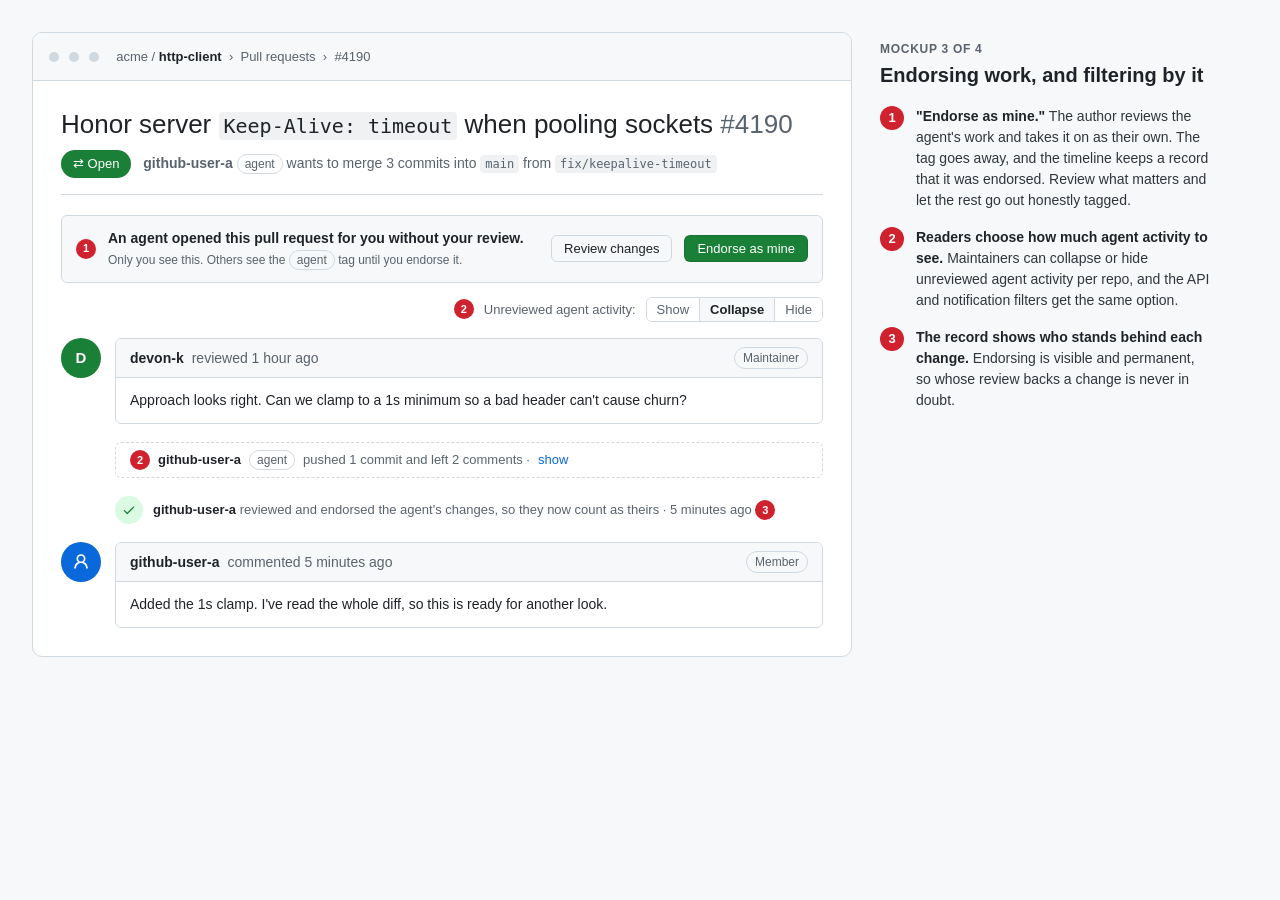
<file: mockups/3-pull-request.html>
<!doctype html>
<html><head><meta charset="utf-8"><title>Agent pull request</title><link rel="stylesheet" href="mock.css">
<style>
  .banner { border: 1px solid var(--border); background: var(--canvas); border-radius: 6px; padding: 12px 14px; display: flex; gap: 12px; align-items: center; margin-bottom: 20px; }
  .banner p { margin: 0; flex: 1; }
  .banner .who { color: var(--muted); font-size: 12px; }
  .filter { display: flex; align-items: center; gap: 10px; justify-content: flex-end; margin: -6px 0 16px; color: var(--muted); font-size: 13px; }
  .seg { display: inline-flex; border: 1px solid var(--border); border-radius: 6px; overflow: hidden; }
  .seg span { padding: 2px 10px; border-right: 1px solid var(--border); background: #fff; }
  .seg span:last-child { border-right: 0; }
  .seg span.on { background: var(--canvas); color: var(--fg); font-weight: 600; }
  .collapsed { margin: 0 0 18px 54px; border: 1px dashed var(--border); border-radius: 6px; padding: 7px 14px; color: var(--muted); font-size: 13px; display: flex; align-items: center; gap: 8px; }
  .collapsed b { color: var(--fg); }
</style></head>
<body><div class="frame">
<div class="page">
  <div class="chrome"><span class="dot"></span><span class="dot"></span><span class="dot"></span><span class="crumbs">&nbsp; acme / <b>http-client</b> &nbsp;›&nbsp; Pull requests &nbsp;›&nbsp; #4190</span></div>
  <div class="content">
    <h1>Honor server <code style="font-size:20px">Keep-Alive: timeout</code> when pooling sockets <span class="num">#4190</span></h1>
    <div class="sub"><span class="state">⇄ Open</span> <b>github-user-a</b> <span class="pill agent">agent</span> wants to merge 3 commits into <code>main</code> from <code>fix/keepalive-timeout</code></div>

    <div class="banner">
      <span class="mk">1</span>
      <p><b>An agent opened this pull request for you without your review.</b><br><span class="who">Only you see this. Others see the <span class="pill agent">agent</span> tag until you endorse it.</span></p>
      <span class="btn">Review changes</span>
      <span class="btn primary">Endorse as mine</span>
    </div>

    <div class="filter"><span class="mk">2</span> Unreviewed agent activity: <span class="seg"><span>Show</span><span class="on">Collapse</span><span>Hide</span></span></div>

    <div class="comment">
      <div class="av c-dev">D</div>
      <div class="box">
        <div class="hd"><b>devon-k</b> reviewed 1 hour ago <span class="spacer"></span><span class="pill role">Maintainer</span></div>
        <div class="bd"><p>Approach looks right. Can we clamp to a 1s minimum so a bad header can't cause churn?</p></div>
      </div>
    </div>

    <div class="collapsed"><span class="mk">2</span> <b>github-user-a</b> <span class="pill agent">agent</span> pushed 1 commit and left 2 comments · <span style="color:var(--accent)">show</span></div>

    <div class="event">
      <span class="ic"><svg viewBox="0 0 16 16"><path d="M13.78 4.22a.75.75 0 0 1 0 1.06l-7.25 7.25a.75.75 0 0 1-1.06 0L2.22 9.28a.75.75 0 0 1 1.06-1.06L6 10.94l6.72-6.72a.75.75 0 0 1 1.06 0Z"/></svg></span>
      <span><b>github-user-a</b> reviewed and endorsed the agent's changes, so they now count as theirs · 5 minutes ago <span class="mk">3</span></span>
    </div>

    <div class="comment" style="margin-bottom:0">
      <div class="av c-matt"><svg viewBox="0 0 16 16" width="18" height="18" fill="#fff" aria-hidden="true"><path d="M10.561 8.073a6.005 6.005 0 0 1 3.432 5.142.75.75 0 1 1-1.498.07 4.5 4.5 0 0 0-8.99 0 .75.75 0 0 1-1.498-.07 6.004 6.004 0 0 1 3.431-5.142 3.999 3.999 0 1 1 5.123 0ZM10.5 5a2.5 2.5 0 1 0-5 0 2.5 2.5 0 0 0 5 0Z"/></svg></div>
      <div class="box">
        <div class="hd"><b>github-user-a</b> commented 5 minutes ago <span class="spacer"></span><span class="pill role">Member</span></div>
        <div class="bd"><p>Added the 1s clamp. I've read the whole diff, so this is ready for another look.</p></div>
      </div>
    </div>
  </div>
</div>

<div class="notes">
  <div class="title">Mockup 3 of 4</div>
  <h2>Endorsing work, and filtering by it</h2>
  <div class="note"><span class="marker">1</span><p><b>"Endorse as mine."</b> The author reviews the agent's work and takes it on as their own. The tag goes away, and the timeline keeps a record that it was endorsed. Review what matters and let the rest go out honestly tagged.</p></div>
  <div class="note"><span class="marker">2</span><p><b>Readers choose how much agent activity to see.</b> Maintainers can collapse or hide unreviewed agent activity per repo, and the API and notification filters get the same option.</p></div>
  <div class="note"><span class="marker">3</span><p><b>The record shows who stands behind each change.</b> Endorsing is visible and permanent, so whose review backs a change is never in doubt.</p></div>
</div>
</div></body></html>
</file>
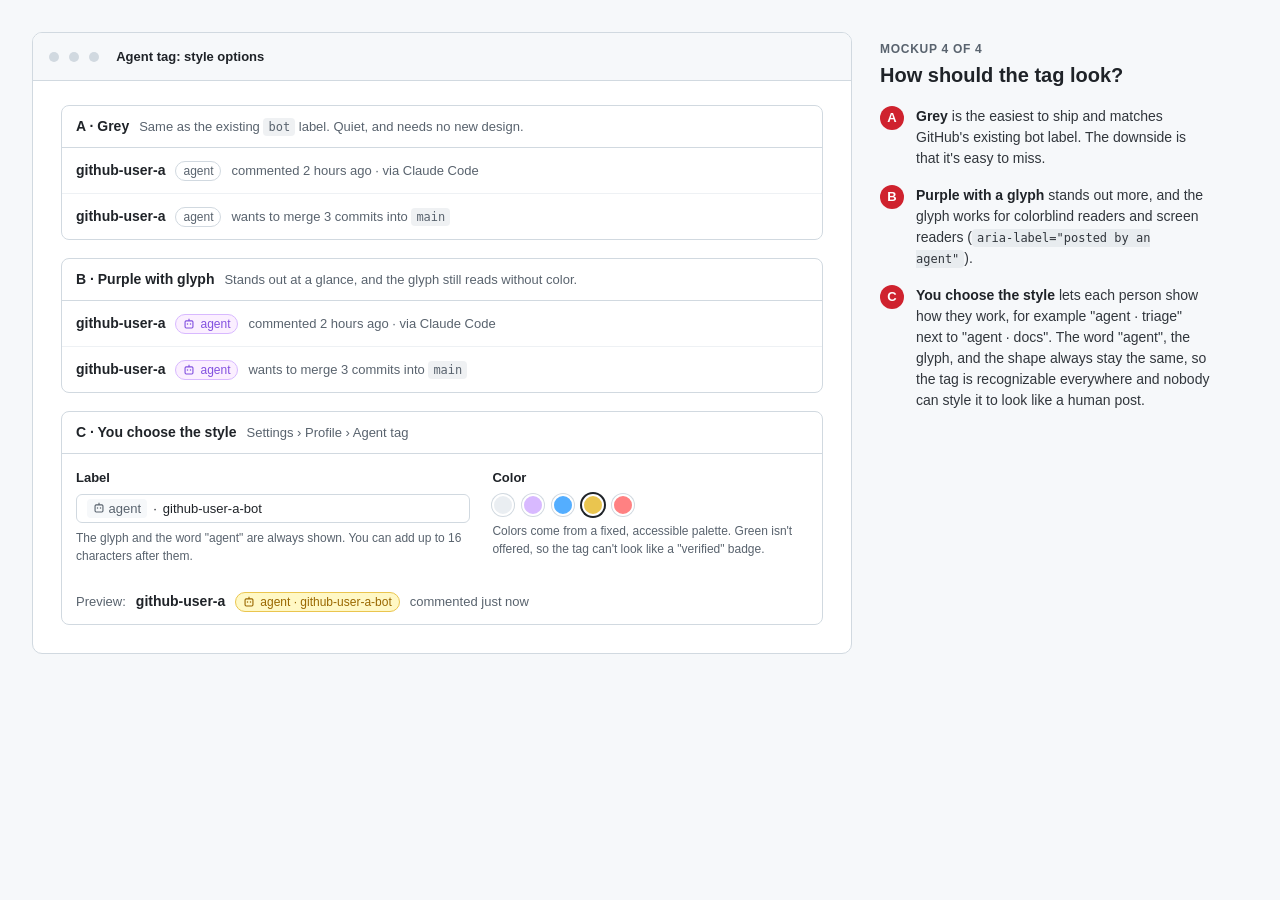
<file: mockups/4-tag-styles.html>
<!doctype html>
<html><head><meta charset="utf-8"><title>Agent tag styles</title><link rel="stylesheet" href="mock.css">
<style>
  .opt { border: 1px solid var(--border); border-radius: 8px; margin-bottom: 18px; overflow: hidden; }
  .opt .oh { padding: 10px 14px; border-bottom: 1px solid var(--border); display: flex; align-items: baseline; gap: 10px; }
  .opt .oh .tag { font-weight: 700; }
  .opt .oh .d { color: var(--muted); font-size: 13px; }
  .row { display: flex; align-items: center; gap: 10px; padding: 12px 14px; border-bottom: 1px solid #eef1f4; }
  .row:last-child { border-bottom: 0; }
  .row .ctx { color: var(--muted); font-size: 13px; }
  .row b { color: var(--fg); }
  .settings { display: flex; gap: 22px; padding: 14px; }
  .settings .col { flex: 1; }
  .settings label { display: block; font-weight: 600; font-size: 13px; margin: 0 0 6px; }
  .input { border: 1px solid var(--border); border-radius: 6px; padding: 4px 10px; background: #fff; font-size: 13px; display: flex; align-items: center; gap: 6px; }
  .fixed { color: var(--muted); background: var(--canvas); border-radius: 4px; padding: 0 6px; }
  .sw { display: flex; gap: 8px; }
  .sw span { width: 22px; height: 22px; border-radius: 50%; border: 2px solid #fff; box-shadow: 0 0 0 1px var(--border); }
  .sw span.on { box-shadow: 0 0 0 2px var(--fg); }
  .hint { color: var(--muted); font-size: 12px; margin-top: 6px; }
</style></head>
<body><div class="frame">
<svg width="0" height="0" style="position:absolute"><symbol id="gl" viewBox="0 0 16 16"><path d="M7.25 1h1.5v2h3A2.25 2.25 0 0 1 14 5.25v6.5A2.25 2.25 0 0 1 11.75 14h-7.5A2.25 2.25 0 0 1 2 11.75v-6.5A2.25 2.25 0 0 1 4.25 3h3V1ZM4.25 4.5a.75.75 0 0 0-.75.75v6.5c0 .41.34.75.75.75h7.5a.75.75 0 0 0 .75-.75v-6.5a.75.75 0 0 0-.75-.75h-7.5ZM6 7a1 1 0 1 1 0 2 1 1 0 0 1 0-2Zm4 0a1 1 0 1 1 0 2 1 1 0 0 1 0-2Z"/></symbol></svg>
<div class="page">
  <div class="chrome"><span class="dot"></span><span class="dot"></span><span class="dot"></span><span class="crumbs">&nbsp; <b>Agent tag: style options</b></span></div>
  <div class="content">

    <div class="opt">
      <div class="oh"><span class="tag">A · Grey</span><span class="d">Same as the existing <code>bot</code> label. Quiet, and needs no new design.</span></div>
      <div class="row"><b>github-user-a</b> <span class="pill agent">agent</span> <span class="ctx">commented 2 hours ago · via Claude Code</span></div>
      <div class="row"><b>github-user-a</b> <span class="pill agent">agent</span> <span class="ctx">wants to merge 3 commits into <code>main</code></span></div>
    </div>

    <div class="opt">
      <div class="oh"><span class="tag">B · Purple with glyph</span><span class="d">Stands out at a glance, and the glyph still reads without color.</span></div>
      <div class="row"><b>github-user-a</b> <span class="pill agent purple"><svg class="gl"><use href="#gl"/></svg>agent</span> <span class="ctx">commented 2 hours ago · via Claude Code</span></div>
      <div class="row"><b>github-user-a</b> <span class="pill agent purple"><svg class="gl"><use href="#gl"/></svg>agent</span> <span class="ctx">wants to merge 3 commits into <code>main</code></span></div>
    </div>

    <div class="opt" style="margin-bottom:0">
      <div class="oh"><span class="tag">C · You choose the style</span><span class="d">Settings › Profile › Agent tag</span></div>
      <div class="settings">
        <div class="col">
          <label>Label</label>
          <div class="input"><span class="fixed"><svg class="gl" width="12" height="12" style="fill:#59636e;vertical-align:-1px"><use href="#gl"/></svg> agent</span> · <span>github-user-a-bot</span></div>
          <div class="hint">The glyph and the word "agent" are always shown. You can add up to 16 characters after them.</div>
        </div>
        <div class="col" style="flex:.8">
          <label>Color</label>
          <div class="sw"><span style="background:#eaeef2"></span><span style="background:#d8b9ff"></span><span style="background:#54aeff"></span><span class="on" style="background:#eac54f"></span><span style="background:#ff8182"></span></div>
          <div class="hint">Colors come from a fixed, accessible palette. Green isn't offered, so the tag can't look like a "verified" badge.</div>
        </div>
      </div>
      <div class="row"><span class="ctx">Preview:</span> <b>github-user-a</b> <span class="pill agent custom"><svg class="gl"><use href="#gl"/></svg>agent · github-user-a-bot</span> <span class="ctx">commented just now</span></div>
    </div>

  </div>
</div>

<div class="notes">
  <div class="title">Mockup 4 of 4</div>
  <h2>How should the tag look?</h2>
  <div class="note"><span class="marker">A</span><p><b>Grey</b> is the easiest to ship and matches GitHub's existing bot label. The downside is that it's easy to miss.</p></div>
  <div class="note"><span class="marker">B</span><p><b>Purple with a glyph</b> stands out more, and the glyph works for colorblind readers and screen readers (<code>aria-label="posted by an agent"</code>).</p></div>
  <div class="note"><span class="marker">C</span><p><b>You choose the style</b> lets each person show how they work, for example "agent · triage" next to "agent · docs". The word "agent", the glyph, and the shape always stay the same, so the tag is recognizable everywhere and nobody can style it to look like a human post.</p></div>
</div>
</div></body></html>
</file>
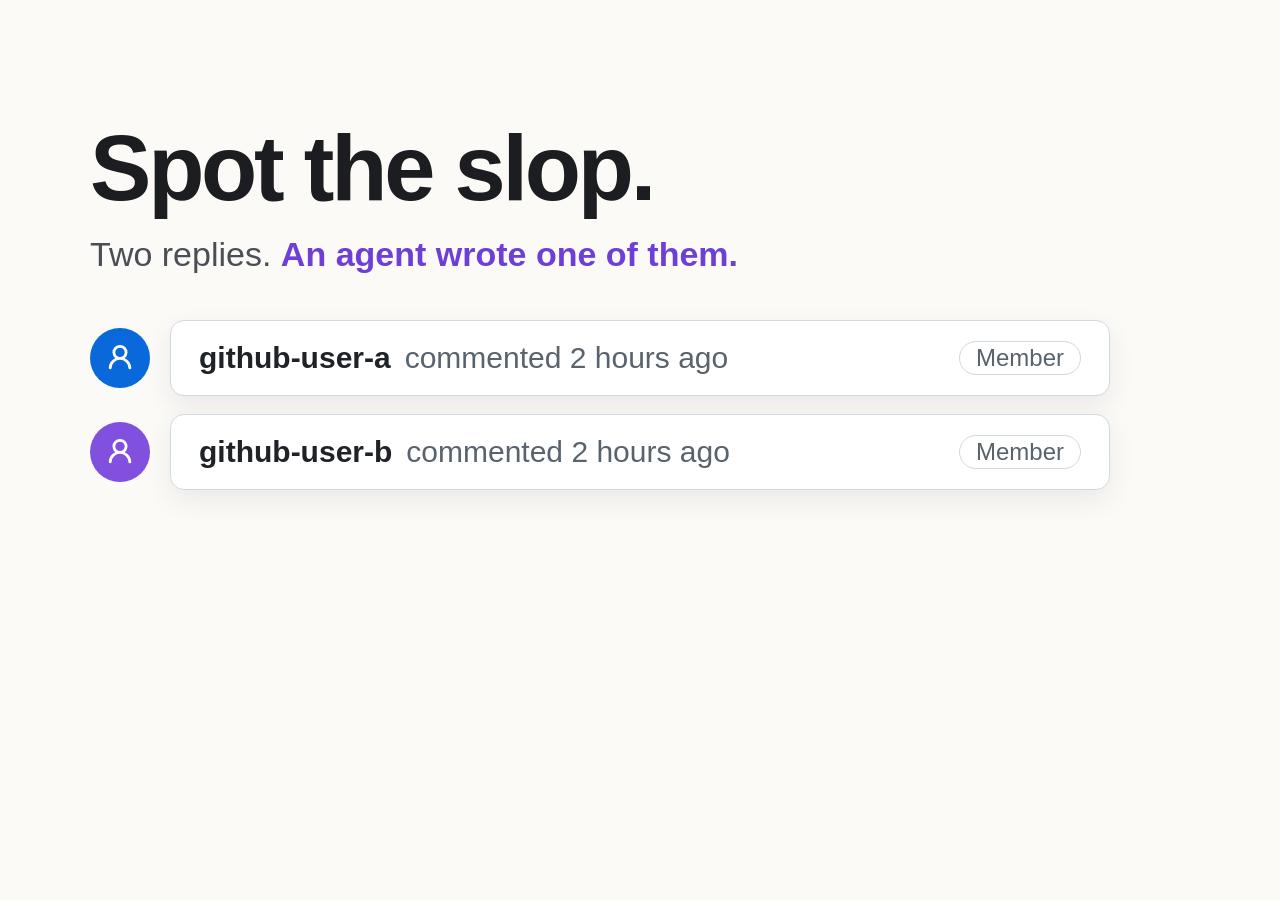
<file: mockups/og-card.html>
<!doctype html><html><head><meta charset="utf-8"><style>
/* Link-preview card (1200×630, rendered to docs/og.png). Previews already show the title and the
   "looks exactly like you" line next to the image, so the image carries the hook instead:
   the opening puzzle, two replies that look the same, no tag. */
body{margin:0;width:1200px;height:630px;background:#fbfaf7;font-family:-apple-system,BlinkMacSystemFont,"Segoe UI",Helvetica,Arial,sans-serif;color:#1c1d21;display:flex;flex-direction:column;justify-content:center;padding:0 90px;box-sizing:border-box}
h1{font-size:92px;line-height:1;letter-spacing:-.035em;margin:0 0 18px}
p{font-size:34px;line-height:1.3;color:#4a4e57;margin:0 0 44px}
p b{color:#6d3fd6}
.c{display:flex;align-items:center;gap:20px;margin-bottom:18px}
.av{width:60px;height:60px;border-radius:50%;display:grid;place-items:center;flex:none}
.av svg{width:30px;height:30px;fill:#fff}
.box{flex:1;display:flex;align-items:center;gap:14px;font-size:30px;color:#59636e;background:#fff;border:1px solid #d1d9e0;border-radius:14px;padding:20px 28px;box-shadow:0 10px 28px rgba(20,20,30,.07)}
.box b{color:#1f2328}
.role{margin-left:auto;border:1.5px solid #d1d9e0;border-radius:99px;padding:2px 16px;font-size:24px}
</style></head><body>
<h1>Spot the slop.</h1>
<p>Two replies. <b>An agent wrote one of them.</b></p>
<div class="c"><div class="av" style="background:#0969da"><svg viewBox="0 0 16 16"><path d="M10.561 8.073a6.005 6.005 0 0 1 3.432 5.142.75.75 0 1 1-1.498.07 4.5 4.5 0 0 0-8.99 0 .75.75 0 0 1-1.498-.07 6.004 6.004 0 0 1 3.431-5.142 3.999 3.999 0 1 1 5.123 0ZM10.5 5a2.5 2.5 0 1 0-5 0 2.5 2.5 0 0 0 5 0Z"/></svg></div><div class="box"><b>github-user-a</b> commented 2 hours ago <span class="role">Member</span></div></div>
<div class="c"><div class="av" style="background:#8250df"><svg viewBox="0 0 16 16"><path d="M10.561 8.073a6.005 6.005 0 0 1 3.432 5.142.75.75 0 1 1-1.498.07 4.5 4.5 0 0 0-8.99 0 .75.75 0 0 1-1.498-.07 6.004 6.004 0 0 1 3.431-5.142 3.999 3.999 0 1 1 5.123 0ZM10.5 5a2.5 2.5 0 1 0-5 0 2.5 2.5 0 0 0 5 0Z"/></svg></div><div class="box"><b>github-user-b</b> commented 2 hours ago <span class="role">Member</span></div></div>
</body></html>
</file>
<file: mockups/mock.css>
* { box-sizing: border-box; }
:root {
  --fg: #1f2328; --muted: #59636e; --border: #d1d9e0; --bg: #ffffff; --canvas: #f6f8fa;
  --accent: #0969da; --green: #1a7f37; --green-bg: #dafbe1; --agent: #8250df; --agent-bg: #fbefff;
  --agent-border: #d8b9ff; --note: #fff8c5; --note-border: #d4a72c;
}
body { margin: 0; font: 14px/1.5 -apple-system, BlinkMacSystemFont, "Segoe UI", "Noto Sans", Helvetica, Arial, sans-serif; color: var(--fg); background: var(--canvas); }
.frame { display: flex; gap: 28px; padding: 32px; align-items: flex-start; }
.page { background: var(--bg); border: 1px solid var(--border); border-radius: 10px; width: 820px; flex: none; overflow: hidden; }
.chrome { height: 48px; background: #f6f8fa; border-bottom: 1px solid var(--border); display: flex; align-items: center; padding: 0 16px; gap: 10px; color: var(--muted); font-size: 13px; }
.chrome .dot { width: 10px; height: 10px; border-radius: 50%; background: #d1d9e0; }
.chrome .crumbs b { color: var(--fg); }
.content { padding: 24px 28px 28px; }
h1 { font-size: 26px; font-weight: 400; margin: 0 0 6px; }
h1 .num { color: var(--muted); }
.state { display: inline-flex; align-items: center; gap: 6px; background: var(--green); color: #fff; border-radius: 2em; padding: 4px 12px; font-size: 13px; font-weight: 500; margin-right: 8px; }
.sub { color: var(--muted); font-size: 14px; margin-bottom: 20px; padding-bottom: 16px; border-bottom: 1px solid var(--border); }
.av { width: 40px; height: 40px; border-radius: 50%; flex: none; display: grid; place-items: center; color: #fff; font-weight: 600; font-size: 15px; position: relative; }
.av.sm { width: 20px; height: 20px; font-size: 10px; }
.av .bot { position: absolute; right: -4px; bottom: -4px; width: 20px; height: 20px; border-radius: 50%; background: var(--agent); border: 2px solid #fff; display: grid; place-items: center; }
.av.sm .bot { width: 12px; height: 12px; right: -3px; bottom: -3px; border-width: 1.5px; }
.bot svg { width: 11px; height: 11px; fill: #fff; }
.av.sm .bot svg { width: 7px; height: 7px; }
.c-alice { background: #bf3989; } .c-matt { background: #0969da; } .c-dev { background: #1a7f37; }
.comment { display: flex; gap: 14px; margin-bottom: 18px; position: relative; }
.box { flex: 1; border: 1px solid var(--border); border-radius: 6px; overflow: hidden; }
.box .hd { background: var(--canvas); border-bottom: 1px solid var(--border); padding: 8px 14px; color: var(--muted); display: flex; align-items: center; gap: 8px; flex-wrap: wrap; }
.box .hd b { color: var(--fg); }
.box .bd { padding: 12px 14px; }
.box .bd p { margin: 0 0 8px; } .box .bd p:last-child { margin: 0; }
.pill { display: inline-flex; align-items: center; gap: 5px; border: 1px solid; border-radius: 2em; padding: 0 8px; font-size: 12px; font-weight: 500; line-height: 20px; }
.pill svg { width: 12px; height: 12px; }
.pill.agent { color: var(--muted); border-color: var(--border); background: transparent; font-weight: 500; padding: 0 7px; line-height: 18px; }
.tip { position: absolute; z-index: 3; background: #25292e; color: #fff; font-size: 12px; line-height: 1.45; padding: 7px 10px; border-radius: 6px; width: 340px; box-shadow: 0 6px 18px rgba(0,0,0,.18); }
.tip::before { content: ""; position: absolute; top: -5px; left: 18px; border: 5px solid transparent; border-top: 0; border-bottom-color: #25292e; }
.ring { outline: 2px dashed #cf222e; outline-offset: 2px; border-radius: 2em; }
.label { display: inline-block; border-radius: 2em; padding: 0 8px; font-size: 12px; font-weight: 500; line-height: 20px; }
.pill.ok { color: var(--green); border-color: #4ac26b; background: #fff; }
.pill.ok svg { fill: var(--green); }
.pill.role { color: var(--muted); border-color: var(--border); }
.spacer { flex: 1; }
.btn { display: inline-flex; align-items: center; gap: 6px; border: 1px solid var(--border); background: #f6f8fa; border-radius: 6px; padding: 3px 12px; font-size: 13px; font-weight: 500; color: var(--fg); }
.btn.primary { background: var(--green); color: #fff; border-color: rgba(31,35,40,.15); }
.btn.agentbtn { background: #fff; color: var(--agent); border-color: var(--agent-border); }
.btn svg { width: 14px; height: 14px; fill: currentColor; }
code { font: 12px ui-monospace, SFMono-Regular, Menlo, monospace; background: rgba(175,184,193,.2); padding: 2px 5px; border-radius: 4px; }
.event { display: flex; align-items: center; gap: 10px; margin: 0 0 18px 54px; color: var(--muted); font-size: 13px; }
.event .ic { width: 28px; height: 28px; border-radius: 50%; display: grid; place-items: center; background: var(--green-bg); }
.event .ic svg { width: 14px; height: 14px; fill: var(--green); }
.event b { color: var(--fg); }
.marker { position: absolute; width: 24px; height: 24px; border-radius: 50%; background: #cf222e; color: #fff; font-weight: 700; font-size: 13px; display: grid; place-items: center; box-shadow: 0 0 0 3px #fff; z-index: 2; }
.notes { width: 330px; flex: none; padding-top: 8px; }
.notes .title { font-size: 12px; font-weight: 600; letter-spacing: .06em; text-transform: uppercase; color: var(--muted); margin-bottom: 4px; }
.notes h2 { font-size: 20px; margin: 0 0 18px; line-height: 1.3; }
.note { display: flex; gap: 12px; margin-bottom: 16px; }
.note .marker { position: static; flex: none; box-shadow: none; }
.note p { margin: 0; color: #31363c; }
.note p b { color: var(--fg); }
.footer { font-size: 12px; color: var(--muted); margin-top: 24px; border-top: 1px solid var(--border); padding-top: 12px; }
.mk { display: inline-grid; place-items: center; width: 20px; height: 20px; border-radius: 50%; background: #cf222e; color: #fff; font-weight: 700; font-size: 11px; vertical-align: middle; flex: none; }
.muted { color: var(--muted); }
.box .hd .tip b, .tip b { color: #fff; }
.pill.agent.purple { color: var(--agent); border-color: var(--agent-border); background: var(--agent-bg); }
.pill.agent .gl { width: 12px; height: 12px; fill: currentColor; }
.pill.agent.custom { color: #9a6700; border-color: #eac54f; background: #fff8c5; }
</file>
